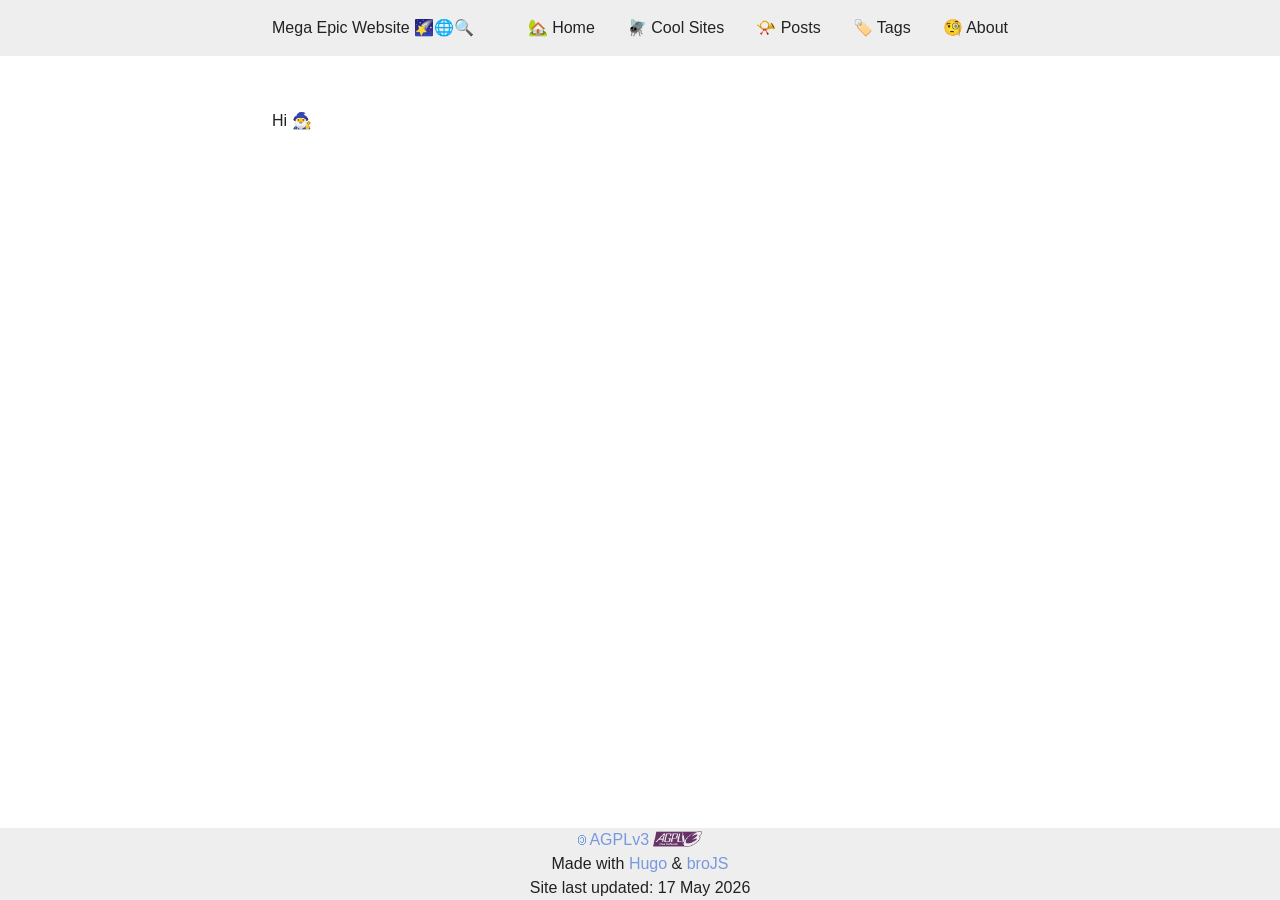
<file: index.html>
<!doctype html><html lang=en-au dir=ltr><head><meta name=generator content="Hugo 0.163.0"><meta charset=utf-8><link rel=icon type=image/x-icon href=https://nextredo.github.io/favicon.ico><meta name=mobile-web-app-capable content="yes"><meta name=viewport content="width=device-width,initial-scale=1,initial-scale=1,shrink-to-fit=no"><title>Mega Epic Website 🌠🌐🔍</title><link rel=stylesheet href=/css/alerts.css><link rel=stylesheet href=/css/main.css><link rel=stylesheet href=/css/nav.css><link rel=stylesheet href=/css/syntax.css><link rel=stylesheet href=/css/vars.css></head><body><header><nav class=navbar><p>Mega Epic Website 🌠🌐🔍</p><label for=dropdown><svg height="20" fill="currentColor" viewBox="0 0 640 640"><title>Menu</title><path d="M96 160c0-17.7 14.3-32 32-32H512c17.7.0 32 14.3 32 32s-14.3 32-32 32H128c-17.7.0-32-14.3-32-32zm0 160c0-17.7 14.3-32 32-32H512c17.7.0 32 14.3 32 32s-14.3 32-32 32H128c-17.7.0-32-14.3-32-32zM544 480c0 17.7-14.3 32-32 32H128c-17.7.0-32-14.3-32-32s14.3-32 32-32H512c17.7.0 32 14.3 32 32z"/></svg>
</label><input type=checkbox id=dropdown checked><ul><li><a href=/>🏡 Home</a></li><li><a href=/sites/>🪰 Cool Sites</a></li><li><a href=/posts/>📯 Posts</a></li><li><a href=/tags/>🏷️ Tags</a></li><li><a href=/about/>🧐 About</a></li></ul></nav></header><main><h1></h1><p>Hi 🧙‍♂️</p></main><footer><div class=footer-content><span><a href=/LICENSE>🄯 AGPLv3</a>
<a href=/LICENSE><img class=footer-image src=/images/agplv3-license.png>
</a></span><span>Made with
<a href="https://gohugo.io/?utm_source=brojs" rel=noopener target=_blank>Hugo</a>
&
<span><a href=https://github.com/nextredo/nextredo.github.io rel=noopener target=_blank>broJS</a>
</span></span><span>Site last updated: 17 May 2026</span></div></footer></body></html>
</file>
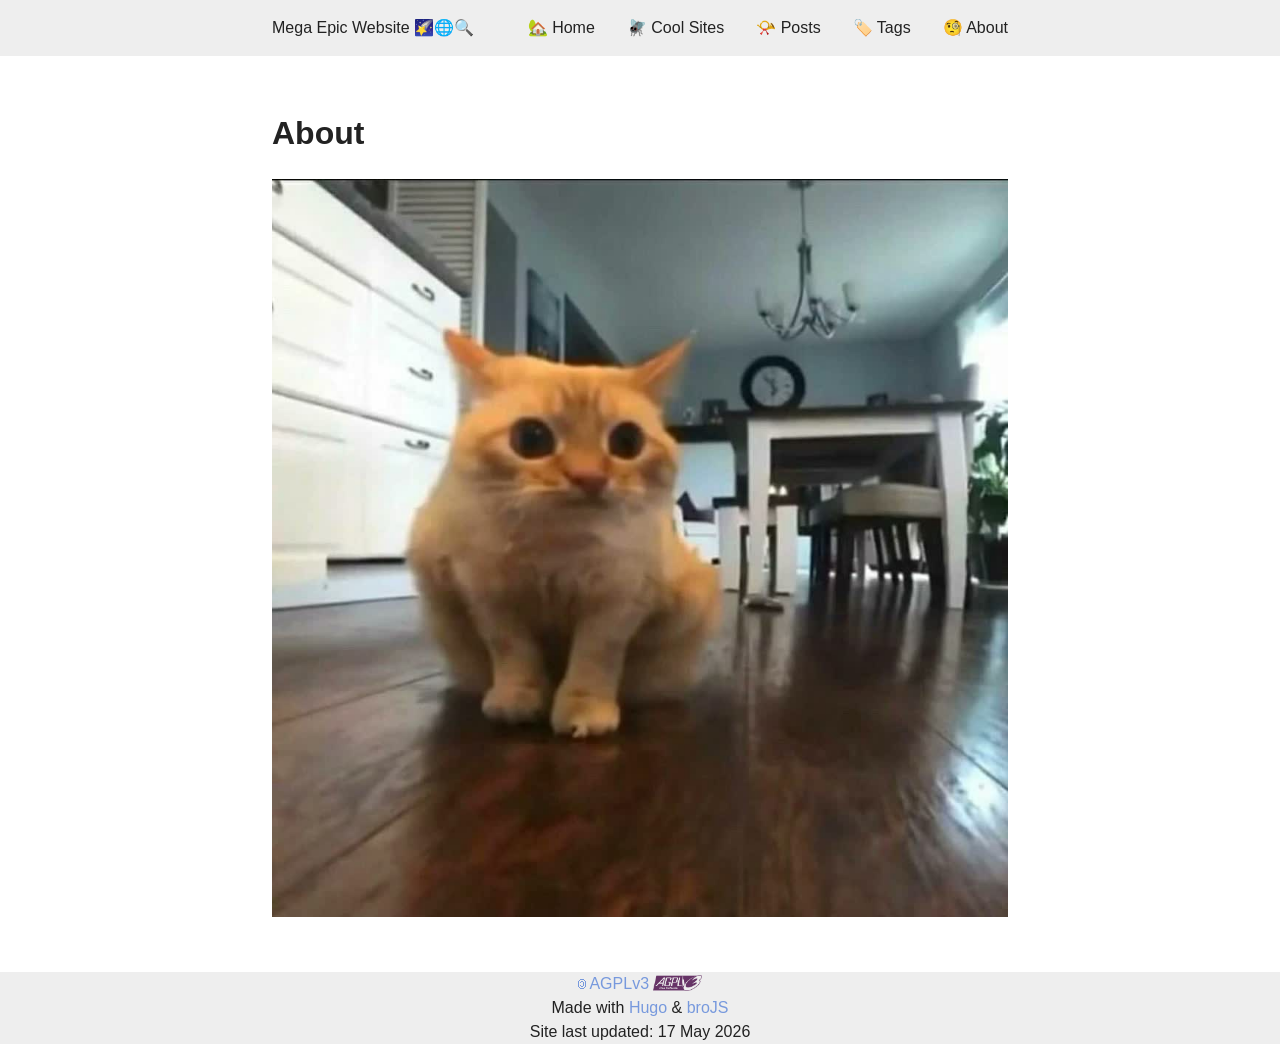
<file: about/index.html>
<!doctype html><html lang=en-au dir=ltr><head><meta charset=utf-8><link rel=icon type=image/x-icon href=https://nextredo.github.io/favicon.ico><meta name=mobile-web-app-capable content="yes"><meta name=viewport content="width=device-width,initial-scale=1,initial-scale=1,shrink-to-fit=no"><title>| Mega Epic Website 🌠🌐🔍</title><link rel=stylesheet href=/css/alerts.css><link rel=stylesheet href=/css/main.css><link rel=stylesheet href=/css/nav.css><link rel=stylesheet href=/css/syntax.css><link rel=stylesheet href=/css/vars.css></head><body><header><nav class=navbar><p>Mega Epic Website 🌠🌐🔍</p><label for=dropdown><svg height="20" fill="currentColor" viewBox="0 0 640 640"><title>Menu</title><path d="M96 160c0-17.7 14.3-32 32-32H512c17.7.0 32 14.3 32 32s-14.3 32-32 32H128c-17.7.0-32-14.3-32-32zm0 160c0-17.7 14.3-32 32-32H512c17.7.0 32 14.3 32 32s-14.3 32-32 32H128c-17.7.0-32-14.3-32-32zM544 480c0 17.7-14.3 32-32 32H128c-17.7.0-32-14.3-32-32s14.3-32 32-32H512c17.7.0 32 14.3 32 32z"/></svg>
</label><input type=checkbox id=dropdown checked><ul><li><a href=/>🏡 Home</a></li><li><a href=/sites/>🪰 Cool Sites</a></li><li><a href=/posts/>📯 Posts</a></li><li><a href=/tags/>🏷️ Tags</a></li><li><a href=/about/>🧐 About</a></li></ul></nav></header><main><h1></h1><h1 id=about>About
<a href=#about class=anchor>#</a></h1><p><img src=spoingus.jpg alt></p></main><footer><div class=footer-content><span><a href=/LICENSE>🄯 AGPLv3</a>
<a href=/LICENSE><img class=footer-image src=/images/agplv3-license.png>
</a></span><span>Made with
<a href="https://gohugo.io/?utm_source=brojs" rel=noopener target=_blank>Hugo</a>
&
<span><a href=https://github.com/nextredo/nextredo.github.io rel=noopener target=_blank>broJS</a>
</span></span><span>Site last updated: 17 May 2026</span></div></footer></body></html>
</file>
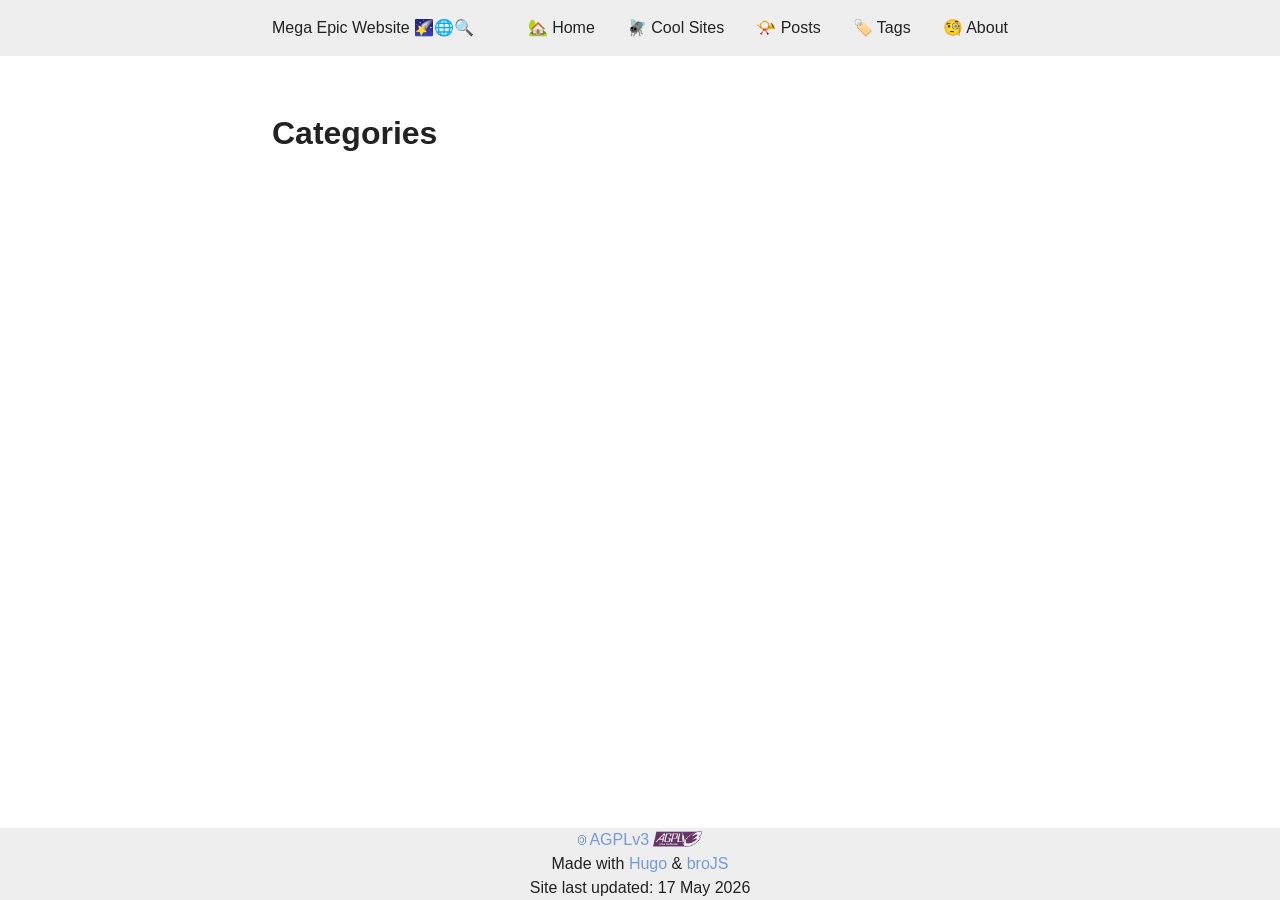
<file: categories/index.html>
<!doctype html><html lang=en-au dir=ltr><head><meta charset=utf-8><link rel=icon type=image/x-icon href=https://nextredo.github.io/favicon.ico><meta name=mobile-web-app-capable content="yes"><meta name=viewport content="width=device-width,initial-scale=1,initial-scale=1,shrink-to-fit=no"><title>Categories | Mega Epic Website 🌠🌐🔍</title><link rel=stylesheet href=/css/alerts.css><link rel=stylesheet href=/css/main.css><link rel=stylesheet href=/css/nav.css><link rel=stylesheet href=/css/syntax.css><link rel=stylesheet href=/css/vars.css></head><body><header><nav class=navbar><p>Mega Epic Website 🌠🌐🔍</p><label for=dropdown><svg height="20" fill="currentColor" viewBox="0 0 640 640"><title>Menu</title><path d="M96 160c0-17.7 14.3-32 32-32H512c17.7.0 32 14.3 32 32s-14.3 32-32 32H128c-17.7.0-32-14.3-32-32zm0 160c0-17.7 14.3-32 32-32H512c17.7.0 32 14.3 32 32s-14.3 32-32 32H128c-17.7.0-32-14.3-32-32zM544 480c0 17.7-14.3 32-32 32H128c-17.7.0-32-14.3-32-32s14.3-32 32-32H512c17.7.0 32 14.3 32 32z"/></svg>
</label><input type=checkbox id=dropdown checked><ul><li><a href=/>🏡 Home</a></li><li><a href=/sites/>🪰 Cool Sites</a></li><li><a href=/posts/>📯 Posts</a></li><li><a href=/tags/>🏷️ Tags</a></li><li><a href=/about/>🧐 About</a></li></ul></nav></header><main><h1>Categories</h1><ul></ul></main><footer><div class=footer-content><span><a href=/LICENSE>🄯 AGPLv3</a>
<a href=/LICENSE><img class=footer-image src=/images/agplv3-license.png>
</a></span><span>Made with
<a href="https://gohugo.io/?utm_source=brojs" rel=noopener target=_blank>Hugo</a>
&
<span><a href=https://github.com/nextredo/nextredo.github.io rel=noopener target=_blank>broJS</a>
</span></span><span>Site last updated: 17 May 2026</span></div></footer></body></html>
</file>
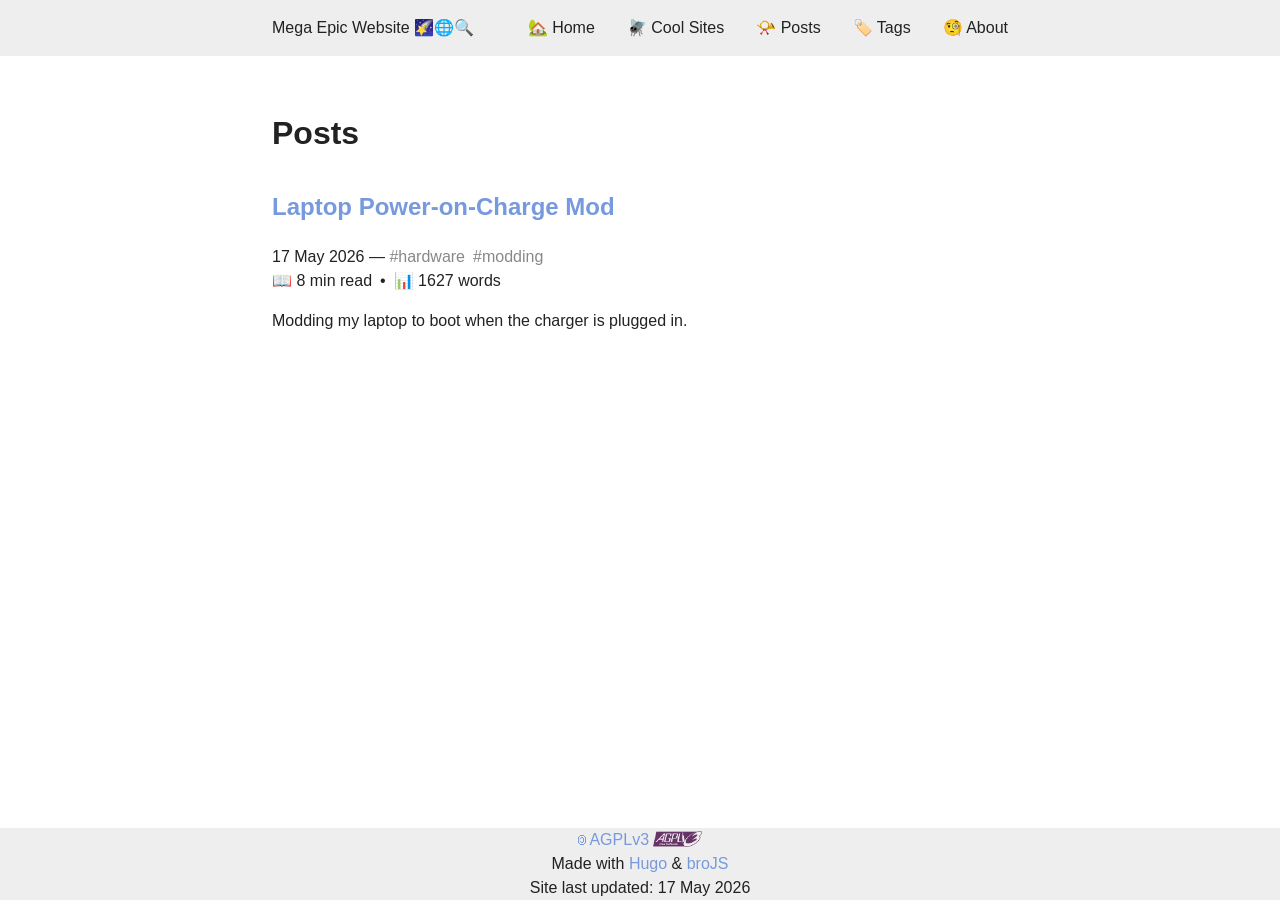
<file: posts/index.html>
<!doctype html><html lang=en-au dir=ltr><head><meta charset=utf-8><link rel=icon type=image/x-icon href=https://nextredo.github.io/favicon.ico><meta name=mobile-web-app-capable content="yes"><meta name=viewport content="width=device-width,initial-scale=1,initial-scale=1,shrink-to-fit=no"><title>Posts | Mega Epic Website 🌠🌐🔍</title><link rel=stylesheet href=/css/alerts.css><link rel=stylesheet href=/css/main.css><link rel=stylesheet href=/css/nav.css><link rel=stylesheet href=/css/syntax.css><link rel=stylesheet href=/css/vars.css></head><body><header><nav class=navbar><p>Mega Epic Website 🌠🌐🔍</p><label for=dropdown><svg height="20" fill="currentColor" viewBox="0 0 640 640"><title>Menu</title><path d="M96 160c0-17.7 14.3-32 32-32H512c17.7.0 32 14.3 32 32s-14.3 32-32 32H128c-17.7.0-32-14.3-32-32zm0 160c0-17.7 14.3-32 32-32H512c17.7.0 32 14.3 32 32s-14.3 32-32 32H128c-17.7.0-32-14.3-32-32zM544 480c0 17.7-14.3 32-32 32H128c-17.7.0-32-14.3-32-32s14.3-32 32-32H512c17.7.0 32 14.3 32 32z"/></svg>
</label><input type=checkbox id=dropdown checked><ul><li><a href=/>🏡 Home</a></li><li><a href=/sites/>🪰 Cool Sites</a></li><li><a href=/posts/>📯 Posts</a></li><li><a href=/tags/>🏷️ Tags</a></li><li><a href=/about/>🧐 About</a></li></ul></nav></header><main><h1>Posts</h1><article><h2><a href=/posts/2026-05-13-laptop-power-mod/>Laptop Power-on-Charge Mod</a></h2><div class=metadata><time datetime=2026-05-17T13:37:58+10:00>17 May 2026</time><span>&nbsp;&mdash;&nbsp;</span><ul class=tags><li><a href=/tags/hardware>#hardware</a></li><li><a href=/tags/modding>#modding</a></li></ul><br><ul class=info><li>📖 8 min read</li><li>•</li><li>📊 1627 words</li></ul></div><p>Modding my laptop to boot when the charger is plugged in.</p></article></main><footer><div class=footer-content><span><a href=/LICENSE>🄯 AGPLv3</a>
<a href=/LICENSE><img class=footer-image src=/images/agplv3-license.png>
</a></span><span>Made with
<a href="https://gohugo.io/?utm_source=brojs" rel=noopener target=_blank>Hugo</a>
&
<span><a href=https://github.com/nextredo/nextredo.github.io rel=noopener target=_blank>broJS</a>
</span></span><span>Site last updated: 17 May 2026</span></div></footer></body></html>
</file>
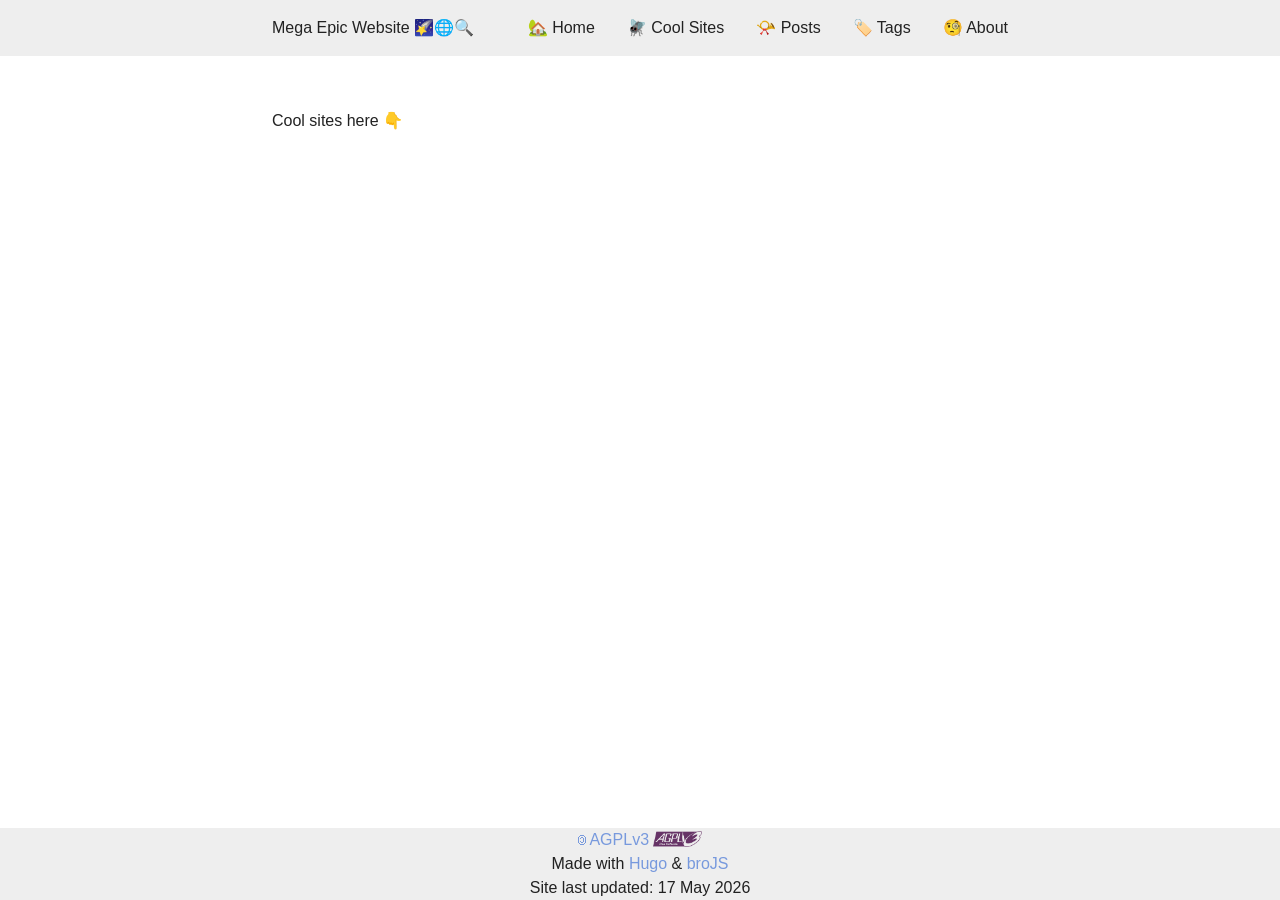
<file: sites/index.html>
<!doctype html><html lang=en-au dir=ltr><head><meta charset=utf-8><link rel=icon type=image/x-icon href=https://nextredo.github.io/favicon.ico><meta name=mobile-web-app-capable content="yes"><meta name=viewport content="width=device-width,initial-scale=1,initial-scale=1,shrink-to-fit=no"><title>| Mega Epic Website 🌠🌐🔍</title><link rel=stylesheet href=/css/alerts.css><link rel=stylesheet href=/css/main.css><link rel=stylesheet href=/css/nav.css><link rel=stylesheet href=/css/syntax.css><link rel=stylesheet href=/css/vars.css></head><body><header><nav class=navbar><p>Mega Epic Website 🌠🌐🔍</p><label for=dropdown><svg height="20" fill="currentColor" viewBox="0 0 640 640"><title>Menu</title><path d="M96 160c0-17.7 14.3-32 32-32H512c17.7.0 32 14.3 32 32s-14.3 32-32 32H128c-17.7.0-32-14.3-32-32zm0 160c0-17.7 14.3-32 32-32H512c17.7.0 32 14.3 32 32s-14.3 32-32 32H128c-17.7.0-32-14.3-32-32zM544 480c0 17.7-14.3 32-32 32H128c-17.7.0-32-14.3-32-32s14.3-32 32-32H512c17.7.0 32 14.3 32 32z"/></svg>
</label><input type=checkbox id=dropdown checked><ul><li><a href=/>🏡 Home</a></li><li><a href=/sites/>🪰 Cool Sites</a></li><li><a href=/posts/>📯 Posts</a></li><li><a href=/tags/>🏷️ Tags</a></li><li><a href=/about/>🧐 About</a></li></ul></nav></header><main><h1></h1><p>Cool sites here 👇</p></main><footer><div class=footer-content><span><a href=/LICENSE>🄯 AGPLv3</a>
<a href=/LICENSE><img class=footer-image src=/images/agplv3-license.png>
</a></span><span>Made with
<a href="https://gohugo.io/?utm_source=brojs" rel=noopener target=_blank>Hugo</a>
&
<span><a href=https://github.com/nextredo/nextredo.github.io rel=noopener target=_blank>broJS</a>
</span></span><span>Site last updated: 17 May 2026</span></div></footer></body></html>
</file>
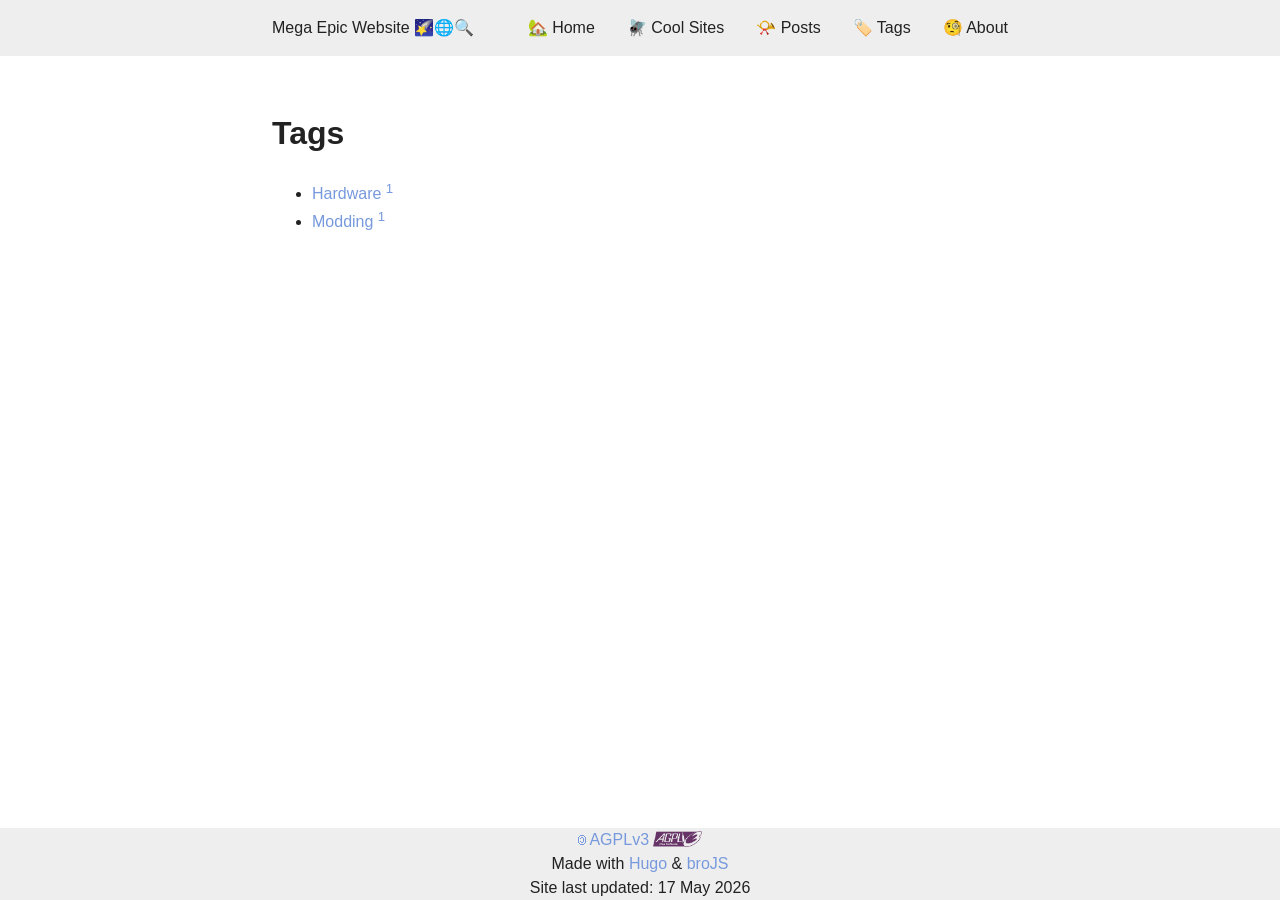
<file: tags/index.html>
<!doctype html><html lang=en-au dir=ltr><head><meta charset=utf-8><link rel=icon type=image/x-icon href=https://nextredo.github.io/favicon.ico><meta name=mobile-web-app-capable content="yes"><meta name=viewport content="width=device-width,initial-scale=1,initial-scale=1,shrink-to-fit=no"><title>Tags | Mega Epic Website 🌠🌐🔍</title><link rel=stylesheet href=/css/alerts.css><link rel=stylesheet href=/css/main.css><link rel=stylesheet href=/css/nav.css><link rel=stylesheet href=/css/syntax.css><link rel=stylesheet href=/css/vars.css></head><body><header><nav class=navbar><p>Mega Epic Website 🌠🌐🔍</p><label for=dropdown><svg height="20" fill="currentColor" viewBox="0 0 640 640"><title>Menu</title><path d="M96 160c0-17.7 14.3-32 32-32H512c17.7.0 32 14.3 32 32s-14.3 32-32 32H128c-17.7.0-32-14.3-32-32zm0 160c0-17.7 14.3-32 32-32H512c17.7.0 32 14.3 32 32s-14.3 32-32 32H128c-17.7.0-32-14.3-32-32zM544 480c0 17.7-14.3 32-32 32H128c-17.7.0-32-14.3-32-32s14.3-32 32-32H512c17.7.0 32 14.3 32 32z"/></svg>
</label><input type=checkbox id=dropdown checked><ul><li><a href=/>🏡 Home</a></li><li><a href=/sites/>🪰 Cool Sites</a></li><li><a href=/posts/>📯 Posts</a></li><li><a href=/tags/>🏷️ Tags</a></li><li><a href=/about/>🧐 About</a></li></ul></nav></header><main><h1>Tags</h1><ul class=terms-tags><li><a href=/tags/hardware/>Hardware
<sup>1</sup></a></li><li><a href=/tags/modding/>Modding
<sup>1</sup></a></li></ul></main><footer><div class=footer-content><span><a href=/LICENSE>🄯 AGPLv3</a>
<a href=/LICENSE><img class=footer-image src=/images/agplv3-license.png>
</a></span><span>Made with
<a href="https://gohugo.io/?utm_source=brojs" rel=noopener target=_blank>Hugo</a>
&
<span><a href=https://github.com/nextredo/nextredo.github.io rel=noopener target=_blank>broJS</a>
</span></span><span>Site last updated: 17 May 2026</span></div></footer></body></html>
</file>
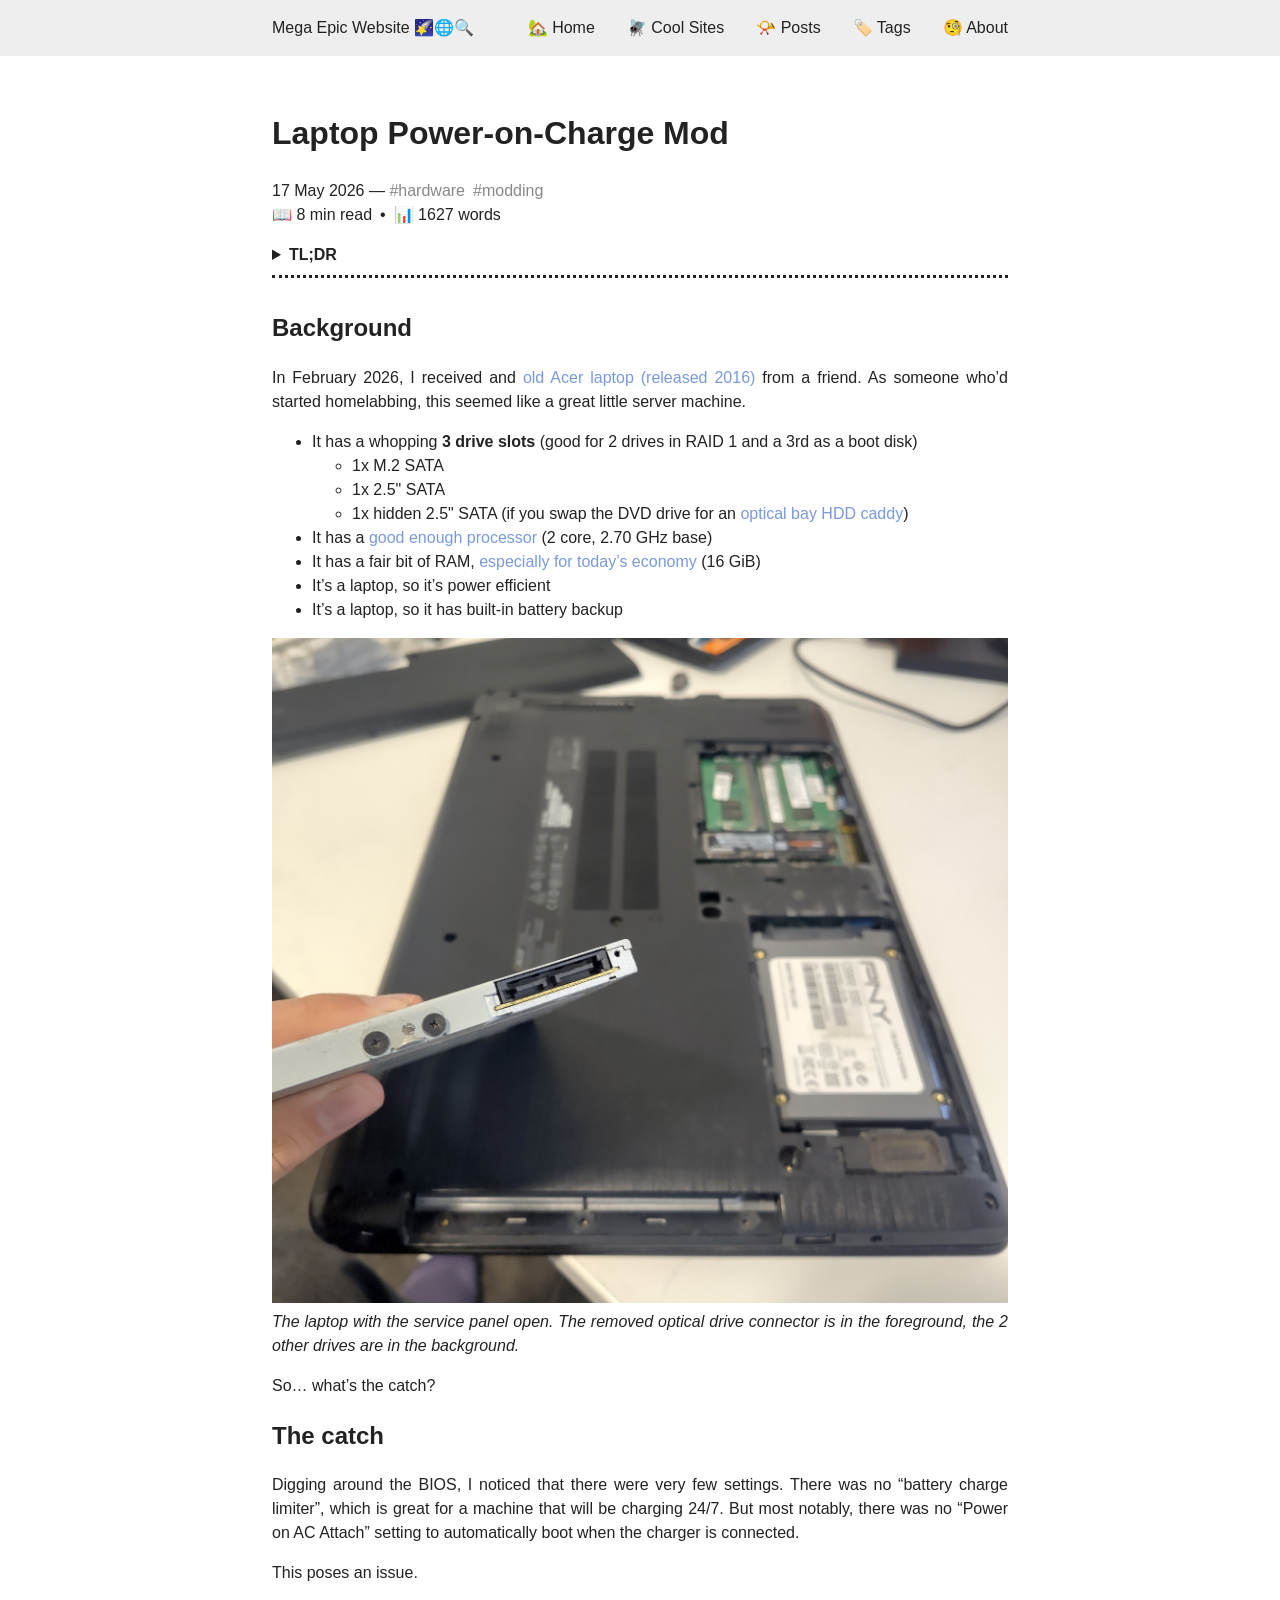
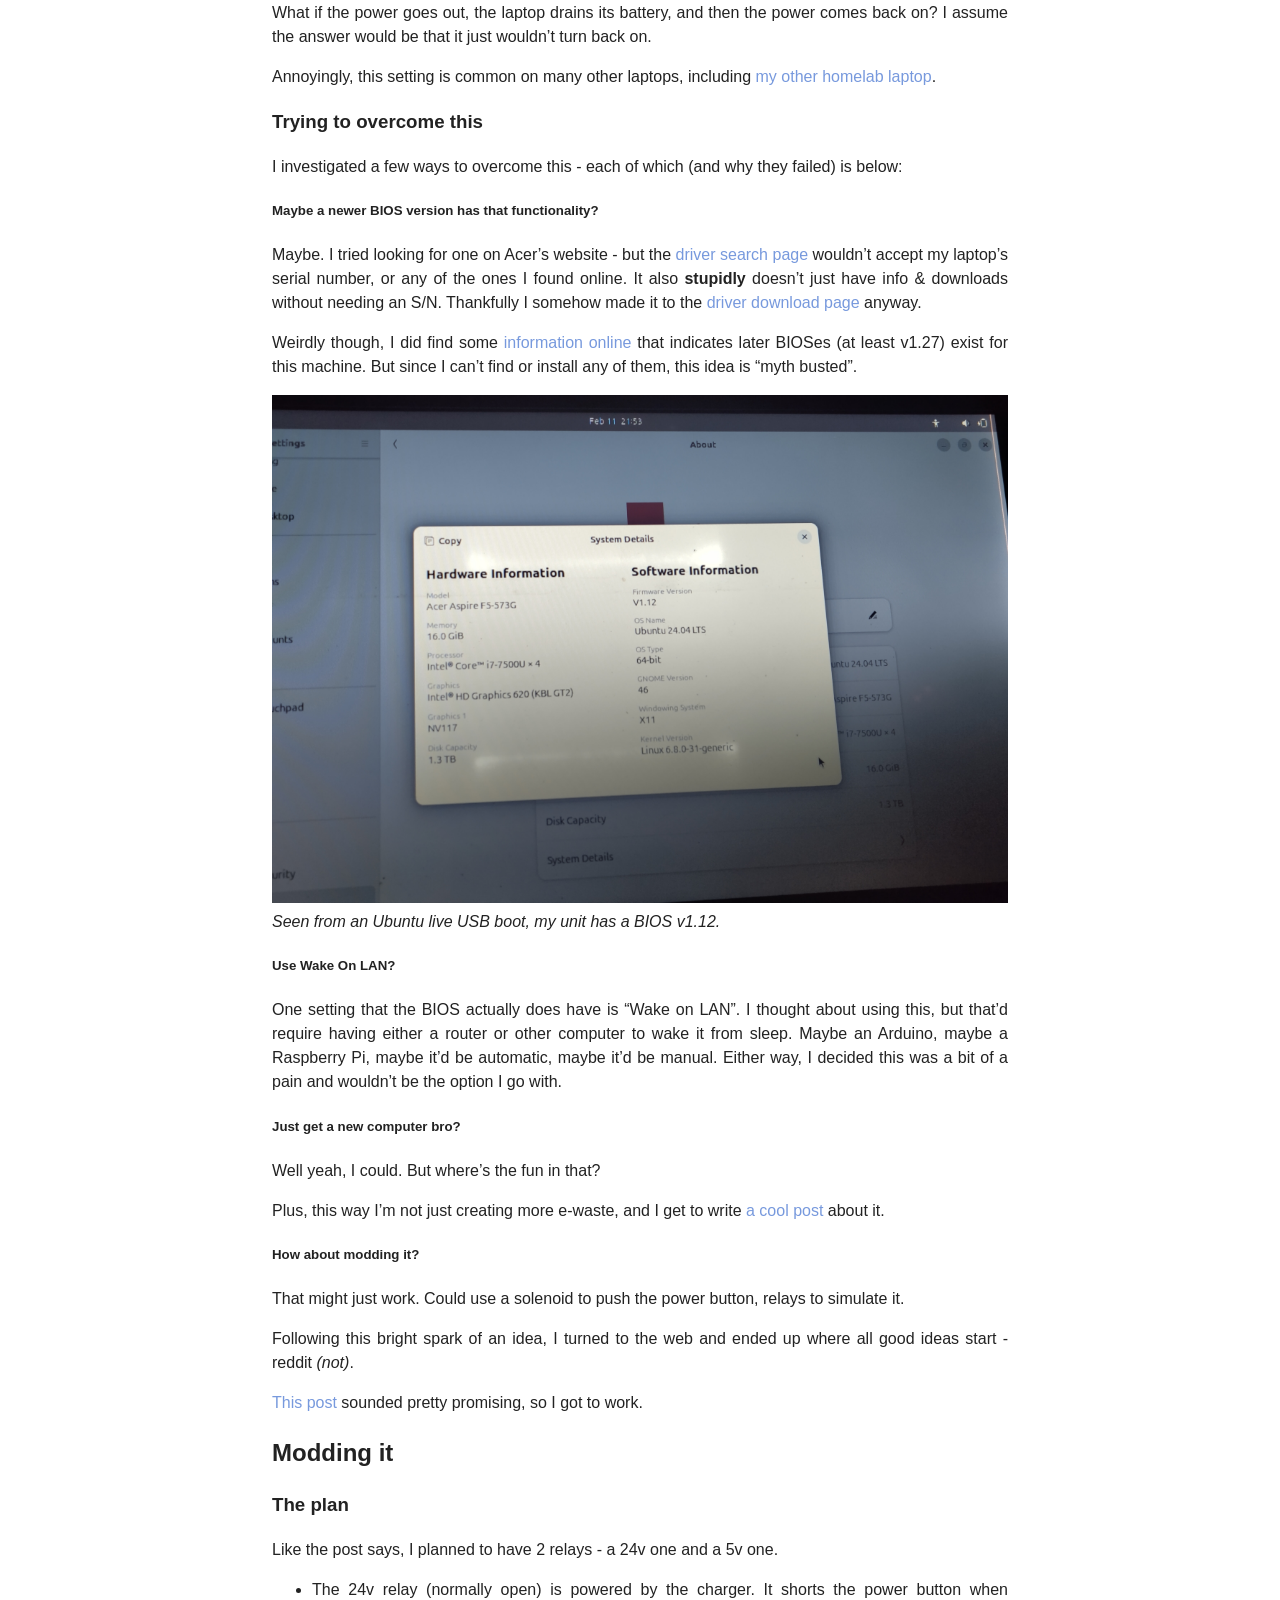
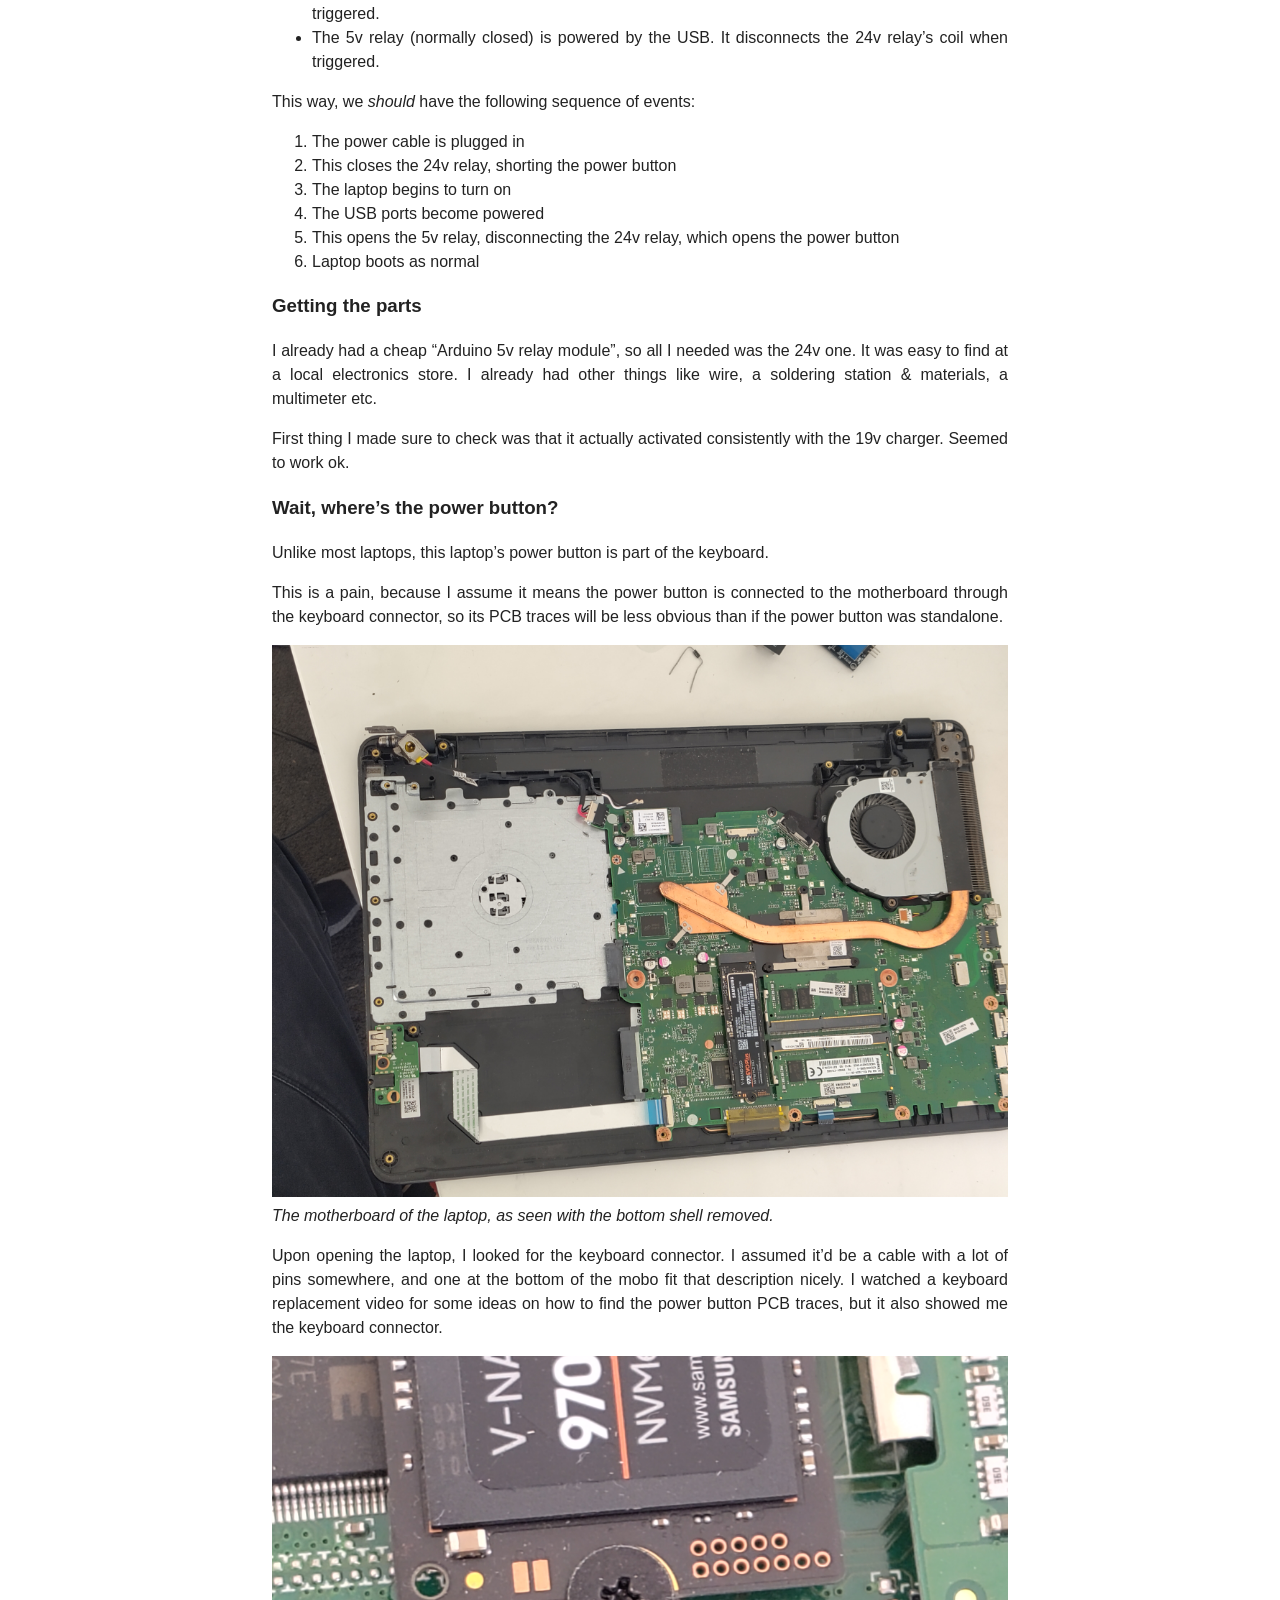
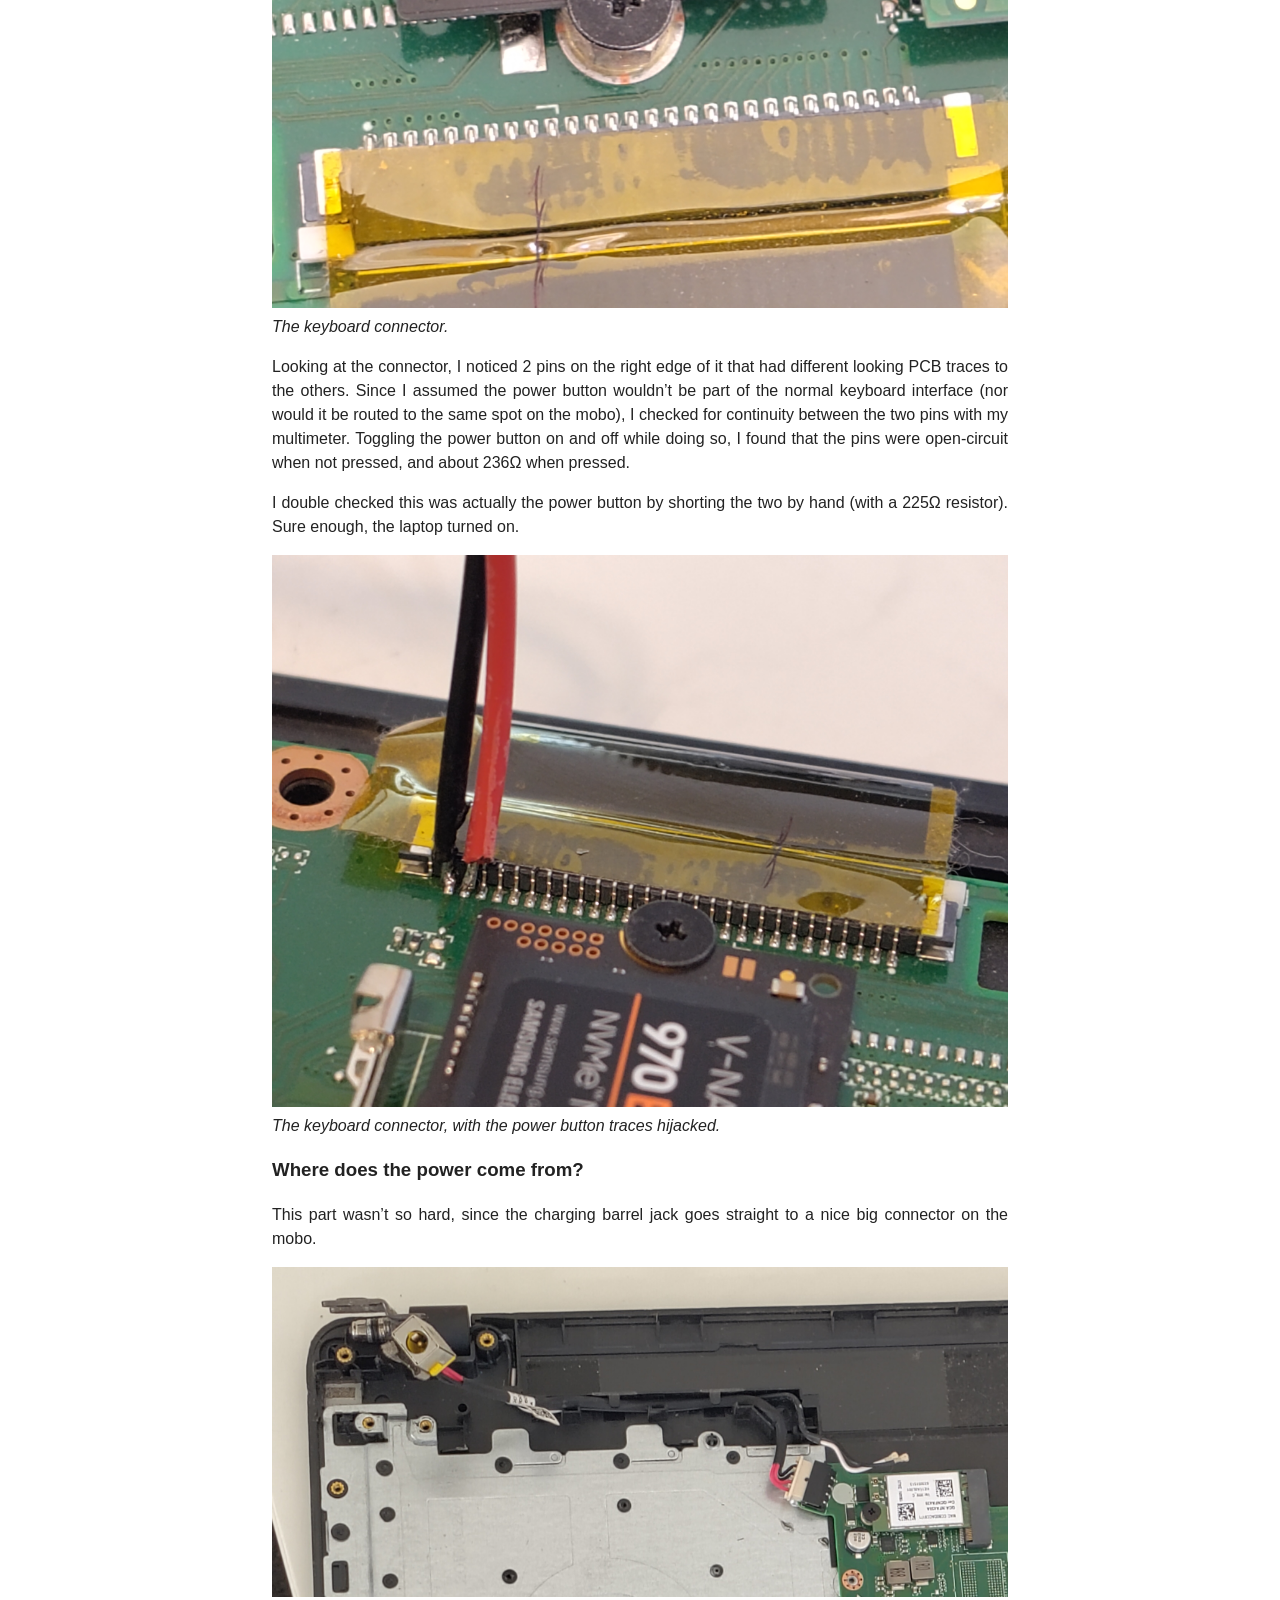
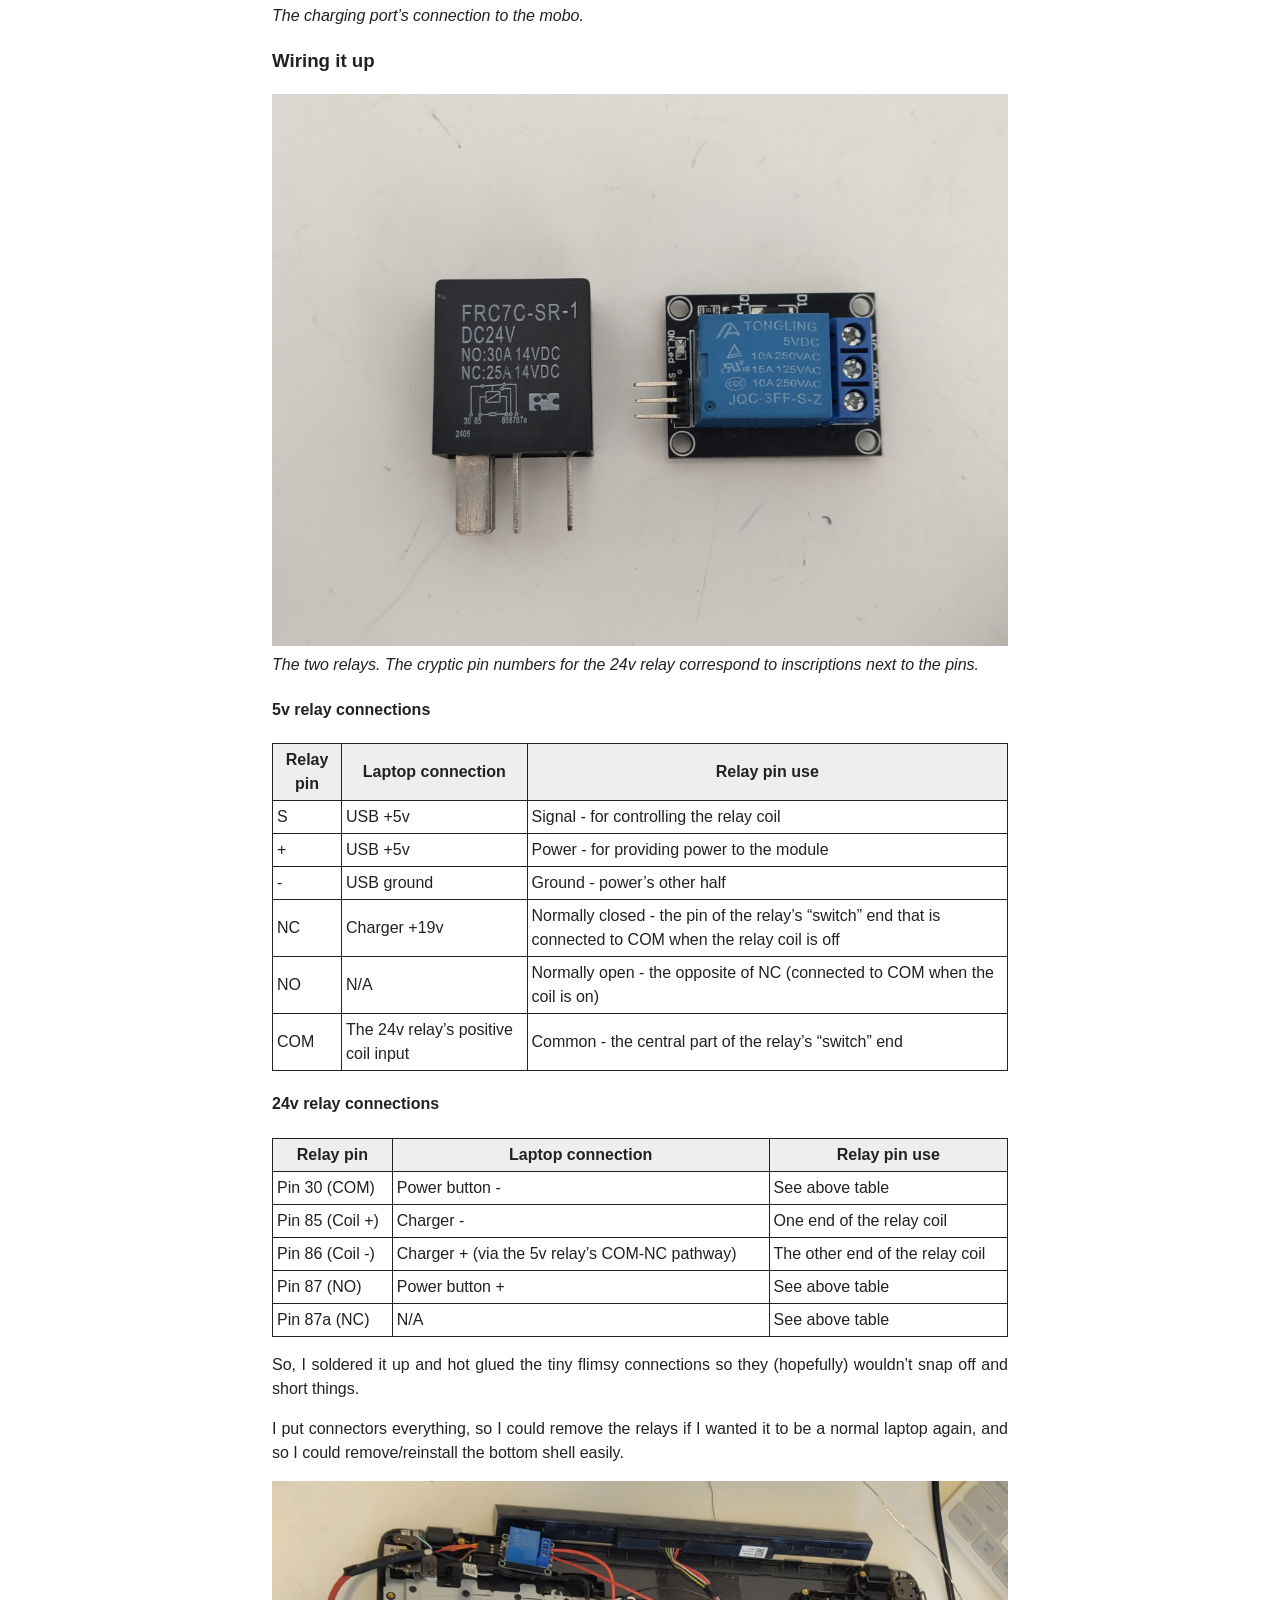
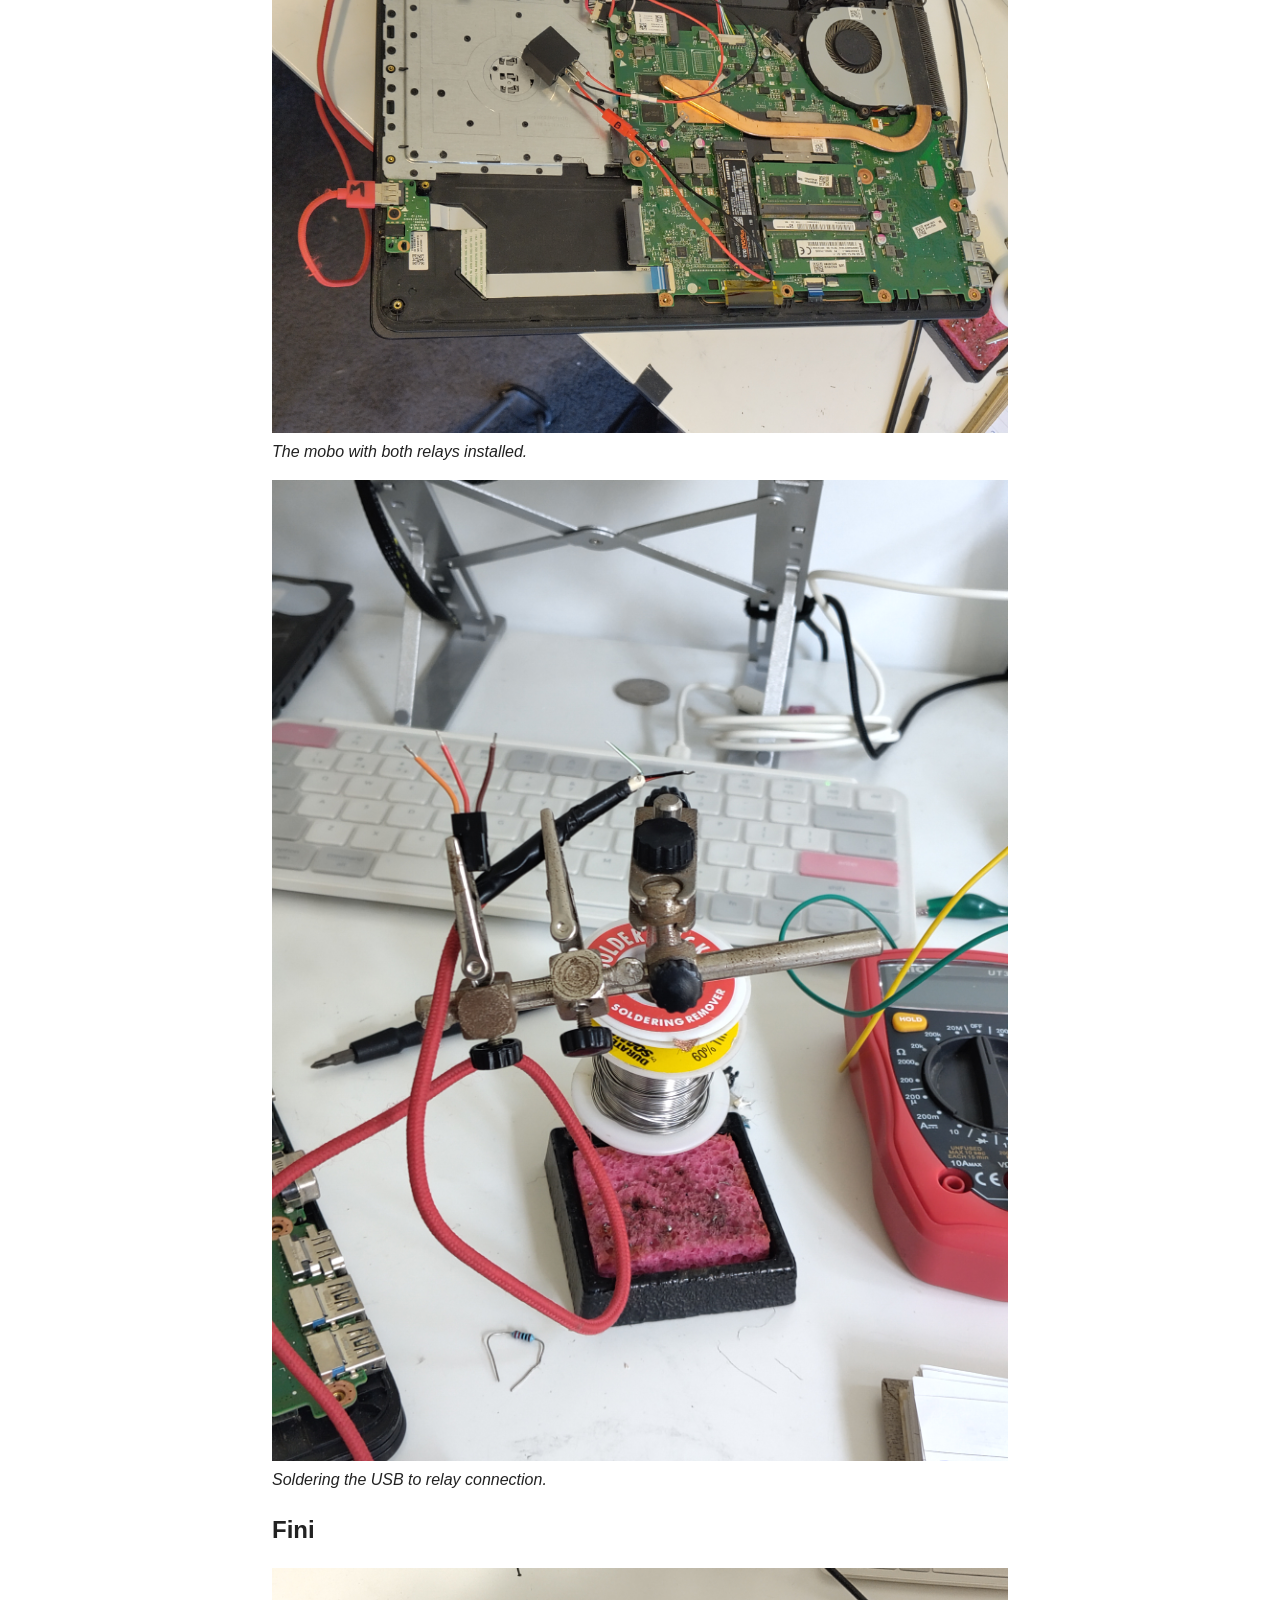
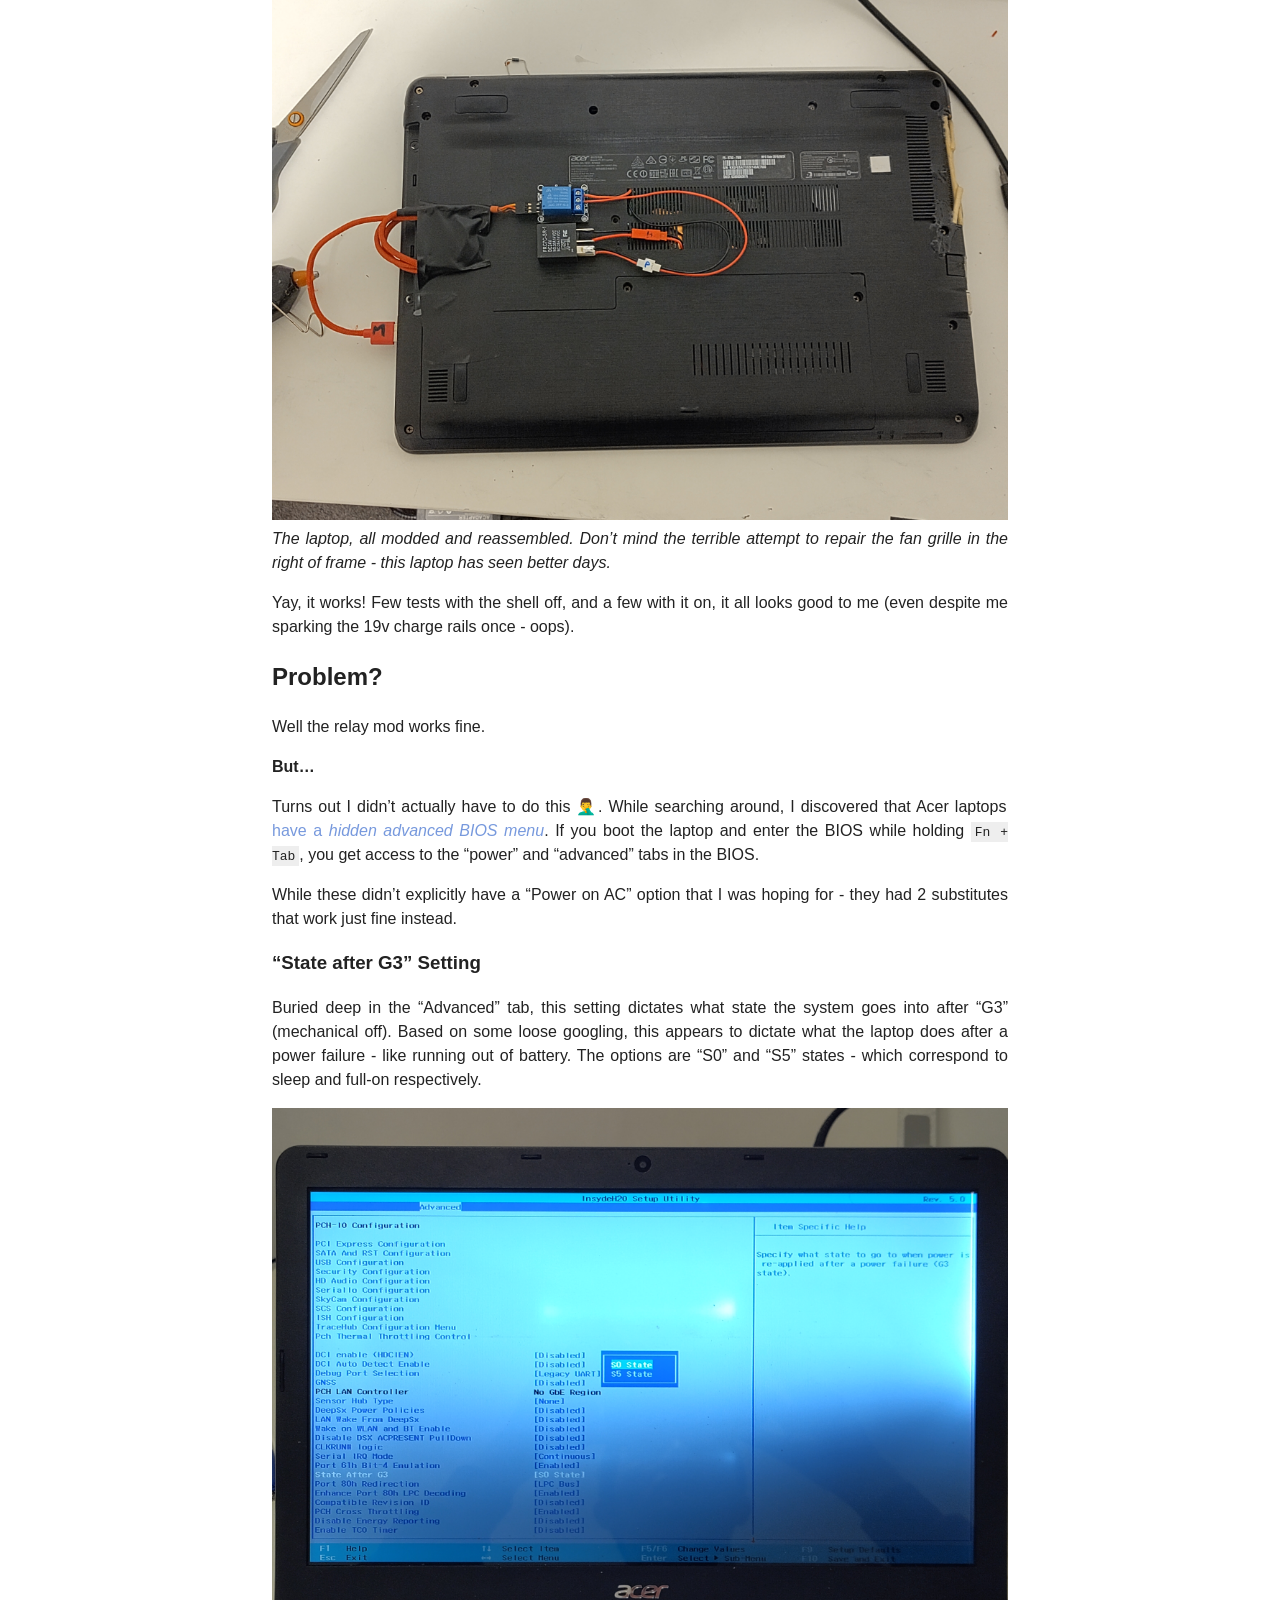
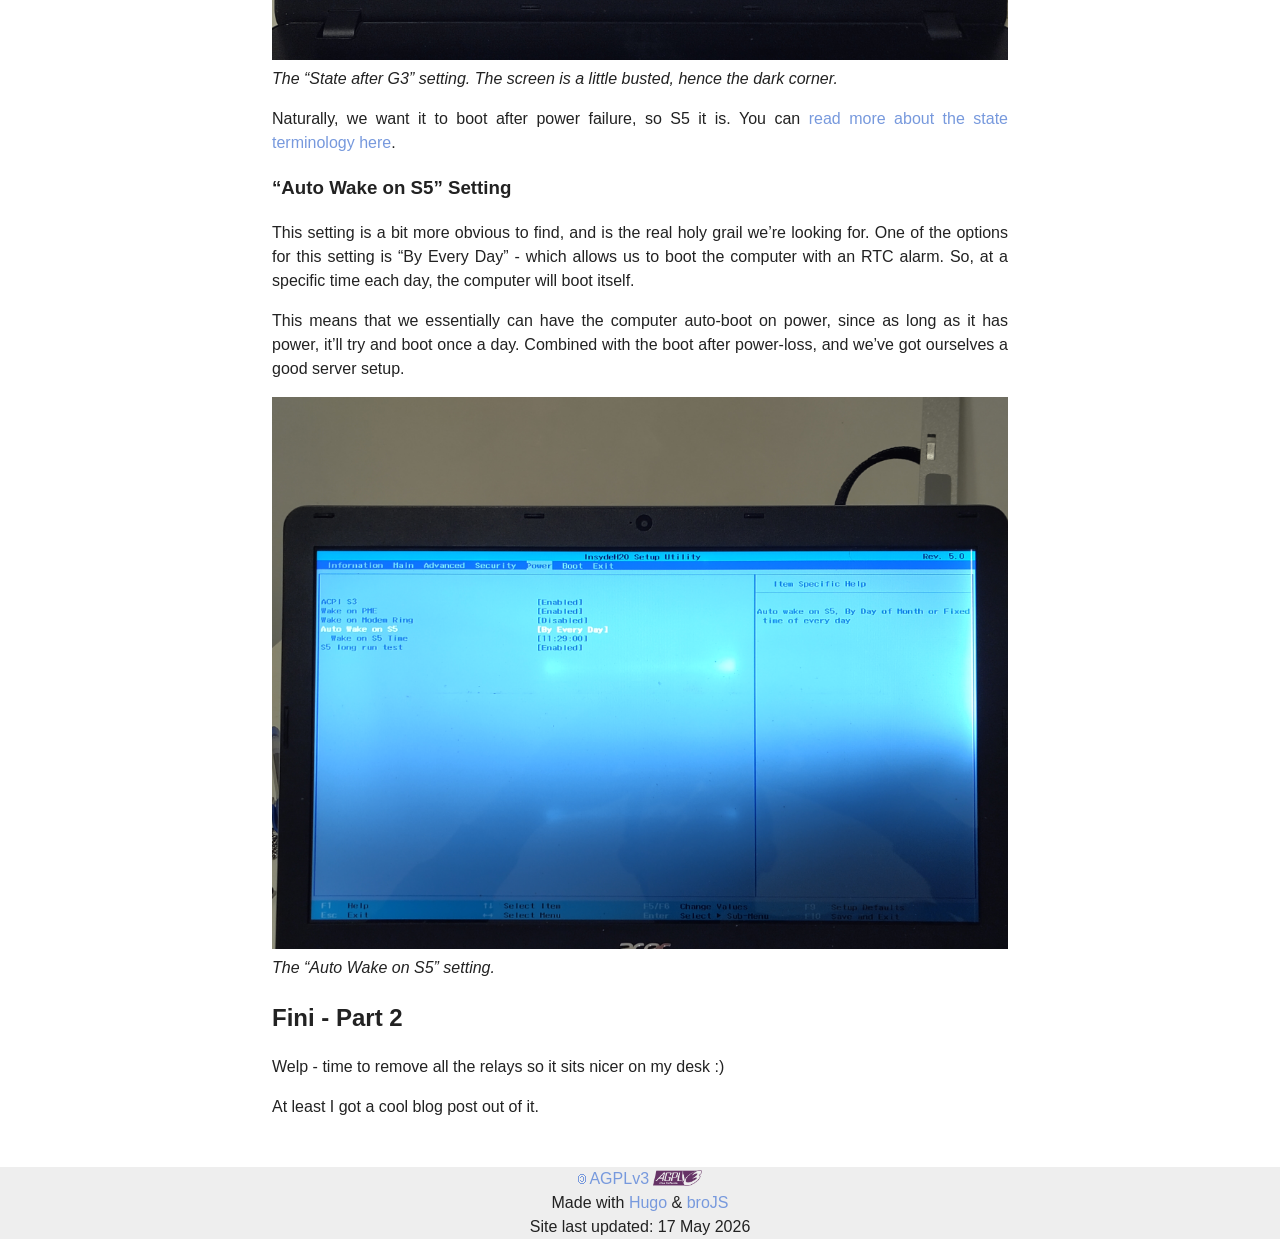
<file: posts/2026-05-13-laptop-power-mod/index.html>
<!doctype html><html lang=en-au dir=ltr><head><meta charset=utf-8><link rel=icon type=image/x-icon href=https://nextredo.github.io/favicon.ico><meta name=mobile-web-app-capable content="yes"><meta name=viewport content="width=device-width,initial-scale=1,initial-scale=1,shrink-to-fit=no"><title>Laptop Power-on-Charge Mod | Mega Epic Website 🌠🌐🔍</title><meta name=description content="Modding my laptop to boot when the charger is plugged in."><link rel=stylesheet href=/css/alerts.css><link rel=stylesheet href=/css/main.css><link rel=stylesheet href=/css/nav.css><link rel=stylesheet href=/css/syntax.css><link rel=stylesheet href=/css/vars.css></head><body><header><nav class=navbar><p>Mega Epic Website 🌠🌐🔍</p><label for=dropdown><svg height="20" fill="currentColor" viewBox="0 0 640 640"><title>Menu</title><path d="M96 160c0-17.7 14.3-32 32-32H512c17.7.0 32 14.3 32 32s-14.3 32-32 32H128c-17.7.0-32-14.3-32-32zm0 160c0-17.7 14.3-32 32-32H512c17.7.0 32 14.3 32 32s-14.3 32-32 32H128c-17.7.0-32-14.3-32-32zM544 480c0 17.7-14.3 32-32 32H128c-17.7.0-32-14.3-32-32s14.3-32 32-32H512c17.7.0 32 14.3 32 32z"/></svg>
</label><input type=checkbox id=dropdown checked><ul><li><a href=/>🏡 Home</a></li><li><a href=/sites/>🪰 Cool Sites</a></li><li><a href=/posts/>📯 Posts</a></li><li><a href=/tags/>🏷️ Tags</a></li><li><a href=/about/>🧐 About</a></li></ul></nav></header><main><h1>Laptop Power-on-Charge Mod</h1><div class=metadata><time datetime=2026-05-17T13:37:58+10:00>17 May 2026</time><span>&nbsp;&mdash;&nbsp;</span><ul class=tags><li><a href=/tags/hardware>#hardware</a></li><li><a href=/tags/modding>#modding</a></li></ul><br><ul class=info><li>📖 8 min read</li><li>•</li><li>📊 1627 words</li></ul></div><details><summary><b>TL;DR</b></summary><p>I soldered 2 relays to a laptop motherboard so it boots when powered. I ultimately didn&rsquo;t need to, as hidden BIOS settings can do the same thing.</p></details><hr><article><h2 id=background>Background
<a href=#background class=anchor>#</a></h2><p>In February 2026, I received and <a href=https://laptopmedia.com/au/review/acer-aspire-f-15-f5-573g-a-big-step-forward/>old Acer laptop (released 2016)</a> from a friend.
As someone who&rsquo;d started homelabbing, this seemed like a great little server machine.</p><ul><li>It has a whopping <strong>3 drive slots</strong> (good for 2 drives in RAID 1 and a 3rd as a boot disk)<ul><li>1x M.2 SATA</li><li>1x 2.5" SATA</li><li>1x hidden 2.5" SATA (if you swap the DVD drive for an <a href=https://www.aliexpress.com/item/1005002573524607.html>optical bay HDD caddy</a>)</li></ul></li><li>It has a <a href=https://www.intel.com/content/www/us/en/products/sku/95451/intel-core-i77500u-processor-4m-cache-up-to-3-50-ghz/specifications.html>good enough processor</a> (2 core, 2.70 GHz base)</li><li>It has a fair bit of RAM, <a href=https://en.wikipedia.org/wiki/2024%E2%80%93present_global_memory_supply_shortage>especially for today&rsquo;s economy</a> (16 GiB)</li><li>It&rsquo;s a laptop, so it&rsquo;s power efficient</li><li>It&rsquo;s a laptop, so it has built-in battery backup</li></ul><p><img src=laptop-drives.jpg alt>
<em>The laptop with the service panel open.</em>
<em>The removed optical drive connector is in the foreground, the 2 other drives are in the background.</em></p><p>So&mldr; what&rsquo;s the catch?</p><h2 id=the-catch>The catch
<a href=#the-catch class=anchor>#</a></h2><p>Digging around the BIOS, I noticed that there were very few settings.
There was no &ldquo;battery charge limiter&rdquo;, which is great for a machine that will be charging 24/7.
But most notably, there was no &ldquo;Power on AC Attach&rdquo; setting to automatically boot when the charger is connected.</p><p>This poses an issue.</p><p>What if the power goes out, the laptop drains its battery, and then the power comes back on?
I assume the answer would be that it just wouldn&rsquo;t turn back on.</p><p>Annoyingly, this setting is common on many other laptops, including <a href=https://web.archive.org/web/20160818005603/http://shop.lenovo.com/us/en/laptops/thinkpad/yoga-series/yoga-260/>my other homelab laptop</a>.</p><h3 id=trying-to-overcome-this>Trying to overcome this
<a href=#trying-to-overcome-this class=anchor>#</a></h3><p>I investigated a few ways to overcome this - each of which (and why they failed) is below:</p><h5 id=maybe-a-newer-bios-version-has-that-functionality>Maybe a newer BIOS version has that functionality?
<a href=#maybe-a-newer-bios-version-has-that-functionality class=anchor>#</a></h5><p>Maybe. I tried looking for one on Acer&rsquo;s website - but the <a href=https://www.acer.com/au-en/support/drivers-and-manuals>driver search page</a> wouldn&rsquo;t accept my laptop&rsquo;s serial number, or any of the ones I found online.
It also <strong>stupidly</strong> doesn&rsquo;t just have info & downloads without needing an S/N.
Thankfully I somehow made it to the <a href=https://www.acer.com/au-en/support/product-support/Aspire_F5-573G>driver download page</a> anyway.</p><p>Weirdly though, I did find some <a href=https://community.acer.com/en/discussion/538838/bios-upgrade-to-latest-1-27-acer-aspire-f5-573g-no-mssd-present-and-battery-not-working>information online</a> that indicates later BIOSes (at least v1.27) exist for this machine.
But since I can&rsquo;t find or install any of them, this idea is &ldquo;myth busted&rdquo;.</p><p><img src=laptop-info.jpg alt>
<em>Seen from an Ubuntu live USB boot, my unit has a BIOS v1.12.</em></p><h5 id=use-wake-on-lan>Use Wake On LAN?
<a href=#use-wake-on-lan class=anchor>#</a></h5><p>One setting that the BIOS actually does have is &ldquo;Wake on LAN&rdquo;.
I thought about using this, but that&rsquo;d require having either a router or other computer to wake it from sleep.
Maybe an Arduino, maybe a Raspberry Pi, maybe it&rsquo;d be automatic, maybe it&rsquo;d be manual.
Either way, I decided this was a bit of a pain and wouldn&rsquo;t be the option I go with.</p><h5 id=just-get-a-new-computer-bro>Just get a new computer bro?
<a href=#just-get-a-new-computer-bro class=anchor>#</a></h5><p>Well yeah, I could. But where&rsquo;s the fun in that?</p><p>Plus, this way I&rsquo;m not just creating more e-waste, and I get to write <a href=#>a cool post</a> about it.</p><h5 id=how-about-modding-it>How about modding it?
<a href=#how-about-modding-it class=anchor>#</a></h5><p>That might just work.
Could use a solenoid to push the power button, relays to simulate it.</p><p>Following this bright spark of an idea, I turned to the web and ended up where all good ideas start - reddit <em>(not)</em>.</p><p><a href="https://www.reddit.com/r/homelab/comments/14swppq/comment/mpd7dqp/?utm_source=share&amp;utm_medium=mweb3x&amp;utm_name=mweb3xcss&amp;utm_term=1">This post</a> sounded pretty promising, so I got to work.</p><h2 id=modding-it>Modding it
<a href=#modding-it class=anchor>#</a></h2><h3 id=the-plan>The plan
<a href=#the-plan class=anchor>#</a></h3><p>Like the post says, I planned to have 2 relays - a 24v one and a 5v one.</p><ul><li>The 24v relay (normally open) is powered by the charger. It shorts the power button when triggered.</li><li>The 5v relay (normally closed) is powered by the USB. It disconnects the 24v relay&rsquo;s coil when triggered.</li></ul><p>This way, we <em>should</em> have the following sequence of events:</p><ol><li>The power cable is plugged in</li><li>This closes the 24v relay, shorting the power button</li><li>The laptop begins to turn on</li><li>The USB ports become powered</li><li>This opens the 5v relay, disconnecting the 24v relay, which opens the power button</li><li>Laptop boots as normal</li></ol><h3 id=getting-the-parts>Getting the parts
<a href=#getting-the-parts class=anchor>#</a></h3><p>I already had a cheap &ldquo;Arduino 5v relay module&rdquo;, so all I needed was the 24v one.
It was easy to find at a local electronics store.
I already had other things like wire, a soldering station & materials, a multimeter etc.</p><p>First thing I made sure to check was that it actually activated consistently with the 19v charger.
Seemed to work ok.</p><h3 id=wait-wheres-the-power-button>Wait, where&rsquo;s the power button?
<a href=#wait-wheres-the-power-button class=anchor>#</a></h3><p>Unlike most laptops, this laptop&rsquo;s power button is part of the keyboard.</p><p>This is a pain, because I assume it means the power button is connected to the motherboard through the keyboard connector,
so its PCB traces will be less obvious than if the power button was standalone.</p><p><img src=laptop-open.jpg alt>
<em>The motherboard of the laptop, as seen with the bottom shell removed.</em></p><p>Upon opening the laptop, I looked for the keyboard connector.
I assumed it&rsquo;d be a cable with a lot of pins somewhere, and one at the bottom of the mobo fit that description nicely.
I watched a keyboard replacement video for some ideas on how to find the power button PCB traces, but it also showed me the keyboard connector.</p><p><img src=kb-connector.jpg alt>
<em>The keyboard connector.</em></p><p>Looking at the connector, I noticed 2 pins on the right edge of it that had different looking PCB traces to the others.
Since I assumed the power button wouldn&rsquo;t be part of the normal keyboard interface
(nor would it be routed to the same spot on the mobo), I checked for continuity between the two pins with my multimeter.
Toggling the power button on and off while doing so, I found that the pins were open-circuit when not pressed, and about 236Ω when pressed.</p><p>I double checked this was actually the power button by shorting the two by hand (with a 225Ω resistor). Sure enough, the laptop turned on.</p><p><img src=kb-connector-soldered.jpg alt>
<em>The keyboard connector, with the power button traces hijacked.</em></p><h3 id=where-does-the-power-come-from>Where does the power come from?
<a href=#where-does-the-power-come-from class=anchor>#</a></h3><p>This part wasn&rsquo;t so hard, since the charging barrel jack goes straight to a nice big connector on the mobo.</p><p><img src=barrel-jack-connector.jpg alt>
<em>The charging port&rsquo;s connection to the mobo.</em></p><h3 id=wiring-it-up>Wiring it up
<a href=#wiring-it-up class=anchor>#</a></h3><p><img src=relays.jpg alt>
<em>The two relays. The cryptic pin numbers for the 24v relay correspond to inscriptions next to the pins.</em></p><h4 id=5v-relay-connections>5v relay connections
<a href=#5v-relay-connections class=anchor>#</a></h4><table><thead><tr><th>Relay pin</th><th>Laptop connection</th><th>Relay pin use</th></tr></thead><tbody><tr><td>S</td><td>USB +5v</td><td>Signal - for controlling the relay coil</td></tr><tr><td>+</td><td>USB +5v</td><td>Power - for providing power to the module</td></tr><tr><td>-</td><td>USB ground</td><td>Ground - power&rsquo;s other half</td></tr><tr><td>NC</td><td>Charger +19v</td><td>Normally closed - the pin of the relay&rsquo;s &ldquo;switch&rdquo; end that is connected to COM when the relay coil is off</td></tr><tr><td>NO</td><td>N/A</td><td>Normally open - the opposite of NC (connected to COM when the coil is on)</td></tr><tr><td>COM</td><td>The 24v relay&rsquo;s positive coil input</td><td>Common - the central part of the relay&rsquo;s &ldquo;switch&rdquo; end</td></tr></tbody></table><h4 id=24v-relay-connections>24v relay connections
<a href=#24v-relay-connections class=anchor>#</a></h4><table><thead><tr><th>Relay pin</th><th>Laptop connection</th><th>Relay pin use</th></tr></thead><tbody><tr><td>Pin 30 (COM)</td><td>Power button -</td><td>See above table</td></tr><tr><td>Pin 85 (Coil +)</td><td>Charger -</td><td>One end of the relay coil</td></tr><tr><td>Pin 86 (Coil -)</td><td>Charger + (via the 5v relay&rsquo;s COM-NC pathway)</td><td>The other end of the relay coil</td></tr><tr><td>Pin 87 (NO)</td><td>Power button +</td><td>See above table</td></tr><tr><td>Pin 87a (NC)</td><td>N/A</td><td>See above table</td></tr></tbody></table><p>So, I soldered it up and hot glued the tiny flimsy connections so they (hopefully) wouldn&rsquo;t snap off and short things.</p><p>I put connectors everything, so I could remove the relays if I wanted it to be a normal laptop again, and so I could
remove/reinstall the bottom shell easily.</p><p><img src=laptop-testing.jpg alt>
<em>The mobo with both relays installed.</em></p><p><img src=soldering.jpg alt>
<em>Soldering the USB to relay connection.</em></p><h2 id=fini>Fini
<a href=#fini class=anchor>#</a></h2><p><img src=final-product.jpg alt>
<em>The laptop, all modded and reassembled.</em>
<em>Don&rsquo;t mind the terrible attempt to repair the fan grille in the right of frame - this laptop has seen better days.</em></p><p>Yay, it works!
Few tests with the shell off, and a few with it on, it all looks good to me (even despite me sparking the 19v charge rails once - oops).</p><h2 id=problem>Problem?
<a href=#problem class=anchor>#</a></h2><p>Well the relay mod works fine.</p><p><strong>But&mldr;</strong></p><p>Turns out I didn&rsquo;t actually have to do this 🤦‍♂️.
While searching around, I discovered that Acer laptops <a href=https://community.acer.com/en/discussion/551722/wake-on-lan-aspire-v5-573g>have a <em>hidden advanced BIOS menu</em></a>.
If you boot the laptop and enter the BIOS while holding <code>Fn + Tab</code>, you get access to the &ldquo;power&rdquo; and &ldquo;advanced&rdquo; tabs in the BIOS.</p><p>While these didn&rsquo;t explicitly have a &ldquo;Power on AC&rdquo; option that I was hoping for - they had 2 substitutes that work just fine instead.</p><h3 id=state-after-g3-setting>&ldquo;State after G3&rdquo; Setting
<a href=#state-after-g3-setting class=anchor>#</a></h3><p>Buried deep in the &ldquo;Advanced&rdquo; tab, this setting dictates what state the system goes into after &ldquo;G3&rdquo; (mechanical off).
Based on some loose googling, this appears to dictate what the laptop does after a power failure - like running out of battery.
The options are &ldquo;S0&rdquo; and &ldquo;S5&rdquo; states - which correspond to sleep and full-on respectively.</p><p><img src=state_after_g3.jpg alt>
<em>The &ldquo;State after G3&rdquo; setting. The screen is a little busted, hence the dark corner.</em></p><p>Naturally, we want it to boot after power failure, so S5 it is.
You can <a href=https://learn.microsoft.com/en-us/windows/win32/power/system-power-states>read more about the state terminology here</a>.</p><h3 id=auto-wake-on-s5-setting>&ldquo;Auto Wake on S5&rdquo; Setting
<a href=#auto-wake-on-s5-setting class=anchor>#</a></h3><p>This setting is a bit more obvious to find, and is the real holy grail we&rsquo;re looking for.
One of the options for this setting is &ldquo;By Every Day&rdquo; - which allows us to boot the computer with an RTC alarm.
So, at a specific time each day, the computer will boot itself.</p><p>This means that we essentially can have the computer auto-boot on power, since as long as it has power, it&rsquo;ll try
and boot once a day. Combined with the boot after power-loss, and we&rsquo;ve got ourselves a good server setup.</p><p><img src=auto_wake_on_s5.jpg alt>
<em>The &ldquo;Auto Wake on S5&rdquo; setting.</em></p><h2 id=fini---part-2>Fini - Part 2
<a href=#fini---part-2 class=anchor>#</a></h2><p>Welp - time to remove all the relays so it sits nicer on my desk :)</p><p>At least I got a cool blog post out of it.</p></article></main><footer><div class=footer-content><span><a href=/LICENSE>🄯 AGPLv3</a>
<a href=/LICENSE><img class=footer-image src=/images/agplv3-license.png>
</a></span><span>Made with
<a href="https://gohugo.io/?utm_source=brojs" rel=noopener target=_blank>Hugo</a>
&
<span><a href=https://github.com/nextredo/nextredo.github.io rel=noopener target=_blank>broJS</a>
</span></span><span>Site last updated: 17 May 2026</span></div></footer></body></html>
</file>
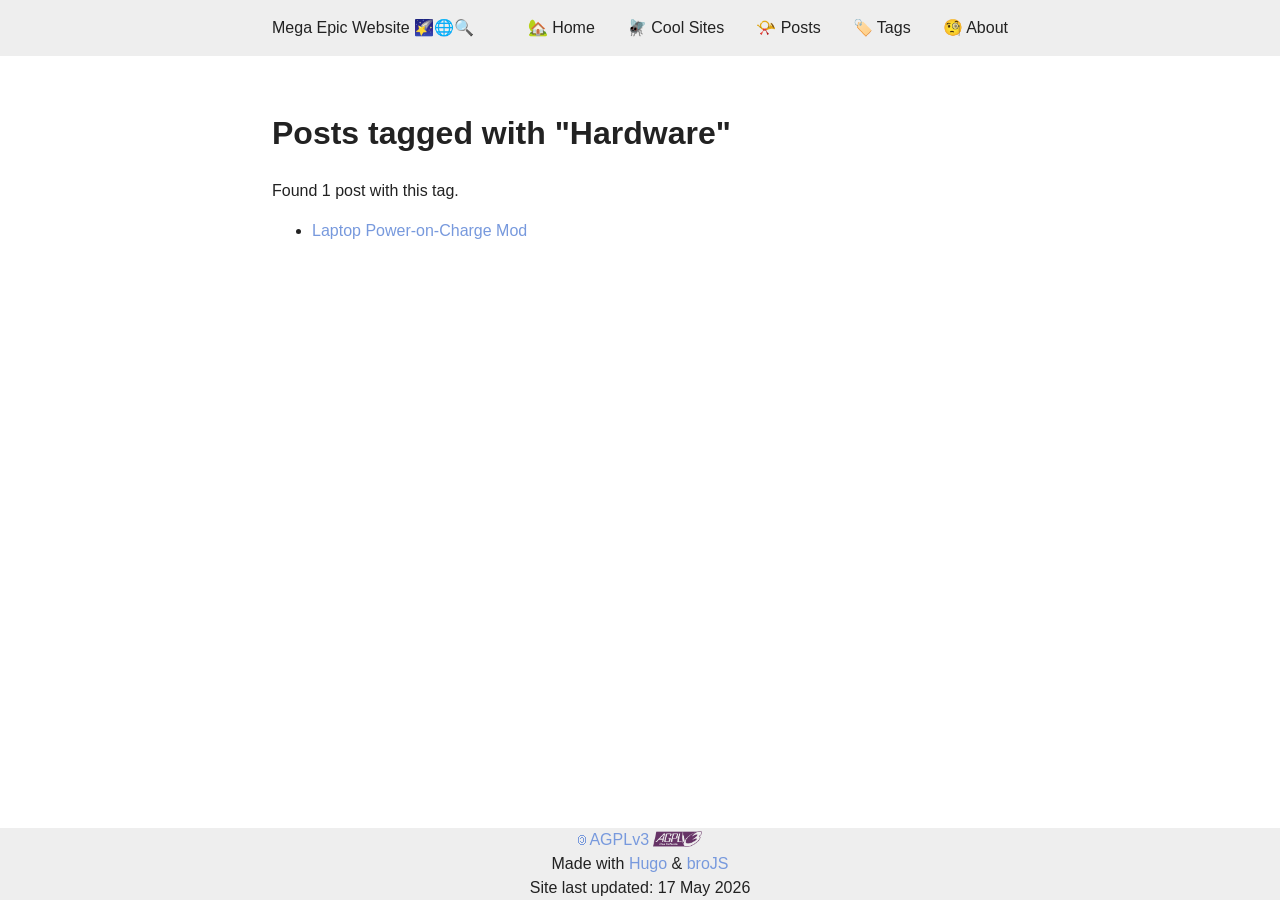
<file: tags/hardware/index.html>
<!doctype html><html lang=en-au dir=ltr><head><meta charset=utf-8><link rel=icon type=image/x-icon href=https://nextredo.github.io/favicon.ico><meta name=mobile-web-app-capable content="yes"><meta name=viewport content="width=device-width,initial-scale=1,initial-scale=1,shrink-to-fit=no"><title>Hardware | Mega Epic Website 🌠🌐🔍</title><link rel=stylesheet href=/css/alerts.css><link rel=stylesheet href=/css/main.css><link rel=stylesheet href=/css/nav.css><link rel=stylesheet href=/css/syntax.css><link rel=stylesheet href=/css/vars.css></head><body><header><nav class=navbar><p>Mega Epic Website 🌠🌐🔍</p><label for=dropdown><svg height="20" fill="currentColor" viewBox="0 0 640 640"><title>Menu</title><path d="M96 160c0-17.7 14.3-32 32-32H512c17.7.0 32 14.3 32 32s-14.3 32-32 32H128c-17.7.0-32-14.3-32-32zm0 160c0-17.7 14.3-32 32-32H512c17.7.0 32 14.3 32 32s-14.3 32-32 32H128c-17.7.0-32-14.3-32-32zM544 480c0 17.7-14.3 32-32 32H128c-17.7.0-32-14.3-32-32s14.3-32 32-32H512c17.7.0 32 14.3 32 32z"/></svg>
</label><input type=checkbox id=dropdown checked><ul><li><a href=/>🏡 Home</a></li><li><a href=/sites/>🪰 Cool Sites</a></li><li><a href=/posts/>📯 Posts</a></li><li><a href=/tags/>🏷️ Tags</a></li><li><a href=/about/>🧐 About</a></li></ul></nav></header><main><h1>Posts tagged with "Hardware"</h1><p>Found 1 post with this tag.</p><ul><li><a href=/posts/2026-05-13-laptop-power-mod/>Laptop Power-on-Charge Mod</a></li></ul></main><footer><div class=footer-content><span><a href=/LICENSE>🄯 AGPLv3</a>
<a href=/LICENSE><img class=footer-image src=/images/agplv3-license.png>
</a></span><span>Made with
<a href="https://gohugo.io/?utm_source=brojs" rel=noopener target=_blank>Hugo</a>
&
<span><a href=https://github.com/nextredo/nextredo.github.io rel=noopener target=_blank>broJS</a>
</span></span><span>Site last updated: 17 May 2026</span></div></footer></body></html>
</file>
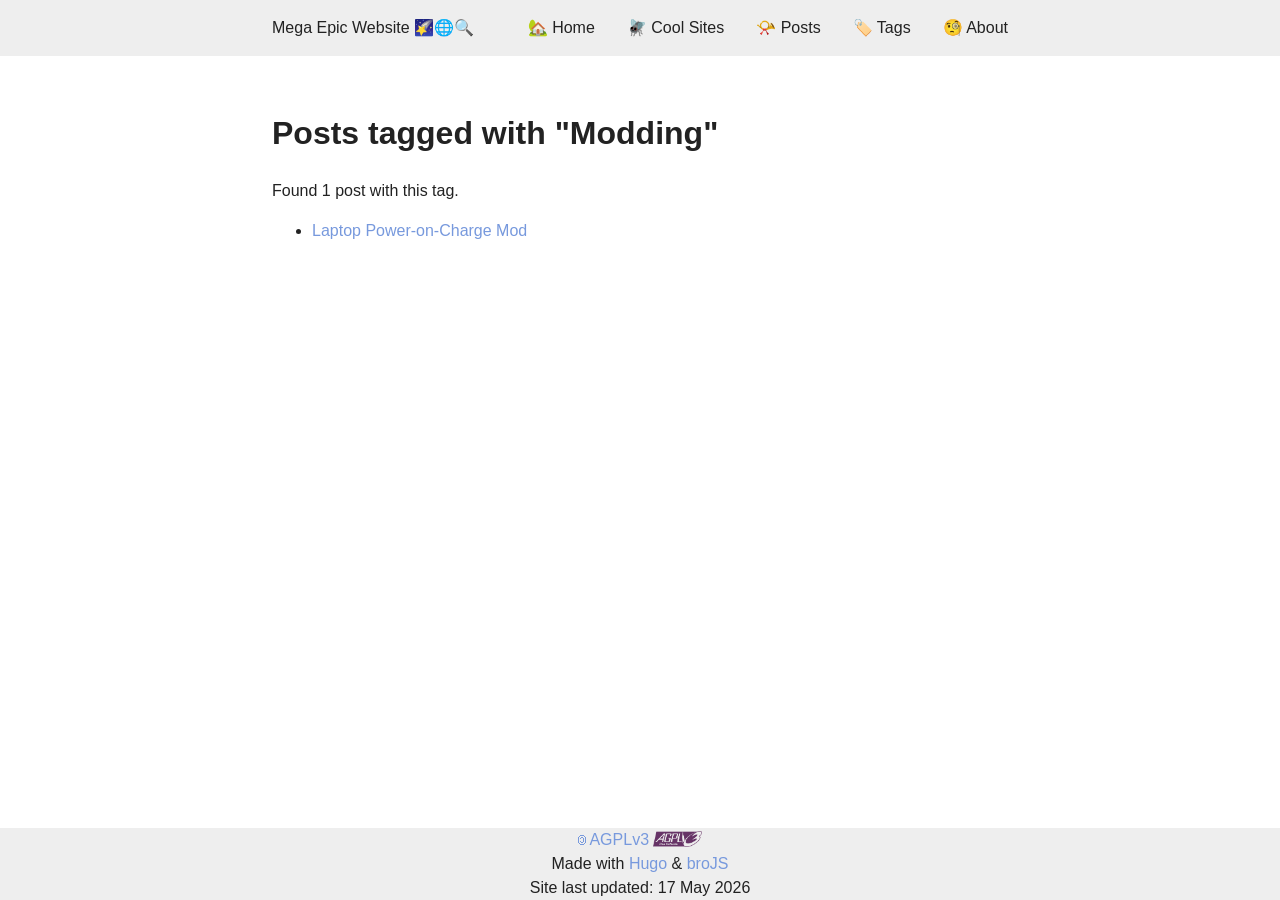
<file: tags/modding/index.html>
<!doctype html><html lang=en-au dir=ltr><head><meta charset=utf-8><link rel=icon type=image/x-icon href=https://nextredo.github.io/favicon.ico><meta name=mobile-web-app-capable content="yes"><meta name=viewport content="width=device-width,initial-scale=1,initial-scale=1,shrink-to-fit=no"><title>Modding | Mega Epic Website 🌠🌐🔍</title><link rel=stylesheet href=/css/alerts.css><link rel=stylesheet href=/css/main.css><link rel=stylesheet href=/css/nav.css><link rel=stylesheet href=/css/syntax.css><link rel=stylesheet href=/css/vars.css></head><body><header><nav class=navbar><p>Mega Epic Website 🌠🌐🔍</p><label for=dropdown><svg height="20" fill="currentColor" viewBox="0 0 640 640"><title>Menu</title><path d="M96 160c0-17.7 14.3-32 32-32H512c17.7.0 32 14.3 32 32s-14.3 32-32 32H128c-17.7.0-32-14.3-32-32zm0 160c0-17.7 14.3-32 32-32H512c17.7.0 32 14.3 32 32s-14.3 32-32 32H128c-17.7.0-32-14.3-32-32zM544 480c0 17.7-14.3 32-32 32H128c-17.7.0-32-14.3-32-32s14.3-32 32-32H512c17.7.0 32 14.3 32 32z"/></svg>
</label><input type=checkbox id=dropdown checked><ul><li><a href=/>🏡 Home</a></li><li><a href=/sites/>🪰 Cool Sites</a></li><li><a href=/posts/>📯 Posts</a></li><li><a href=/tags/>🏷️ Tags</a></li><li><a href=/about/>🧐 About</a></li></ul></nav></header><main><h1>Posts tagged with "Modding"</h1><p>Found 1 post with this tag.</p><ul><li><a href=/posts/2026-05-13-laptop-power-mod/>Laptop Power-on-Charge Mod</a></li></ul></main><footer><div class=footer-content><span><a href=/LICENSE>🄯 AGPLv3</a>
<a href=/LICENSE><img class=footer-image src=/images/agplv3-license.png>
</a></span><span>Made with
<a href="https://gohugo.io/?utm_source=brojs" rel=noopener target=_blank>Hugo</a>
&
<span><a href=https://github.com/nextredo/nextredo.github.io rel=noopener target=_blank>broJS</a>
</span></span><span>Site last updated: 17 May 2026</span></div></footer></body></html>
</file>
